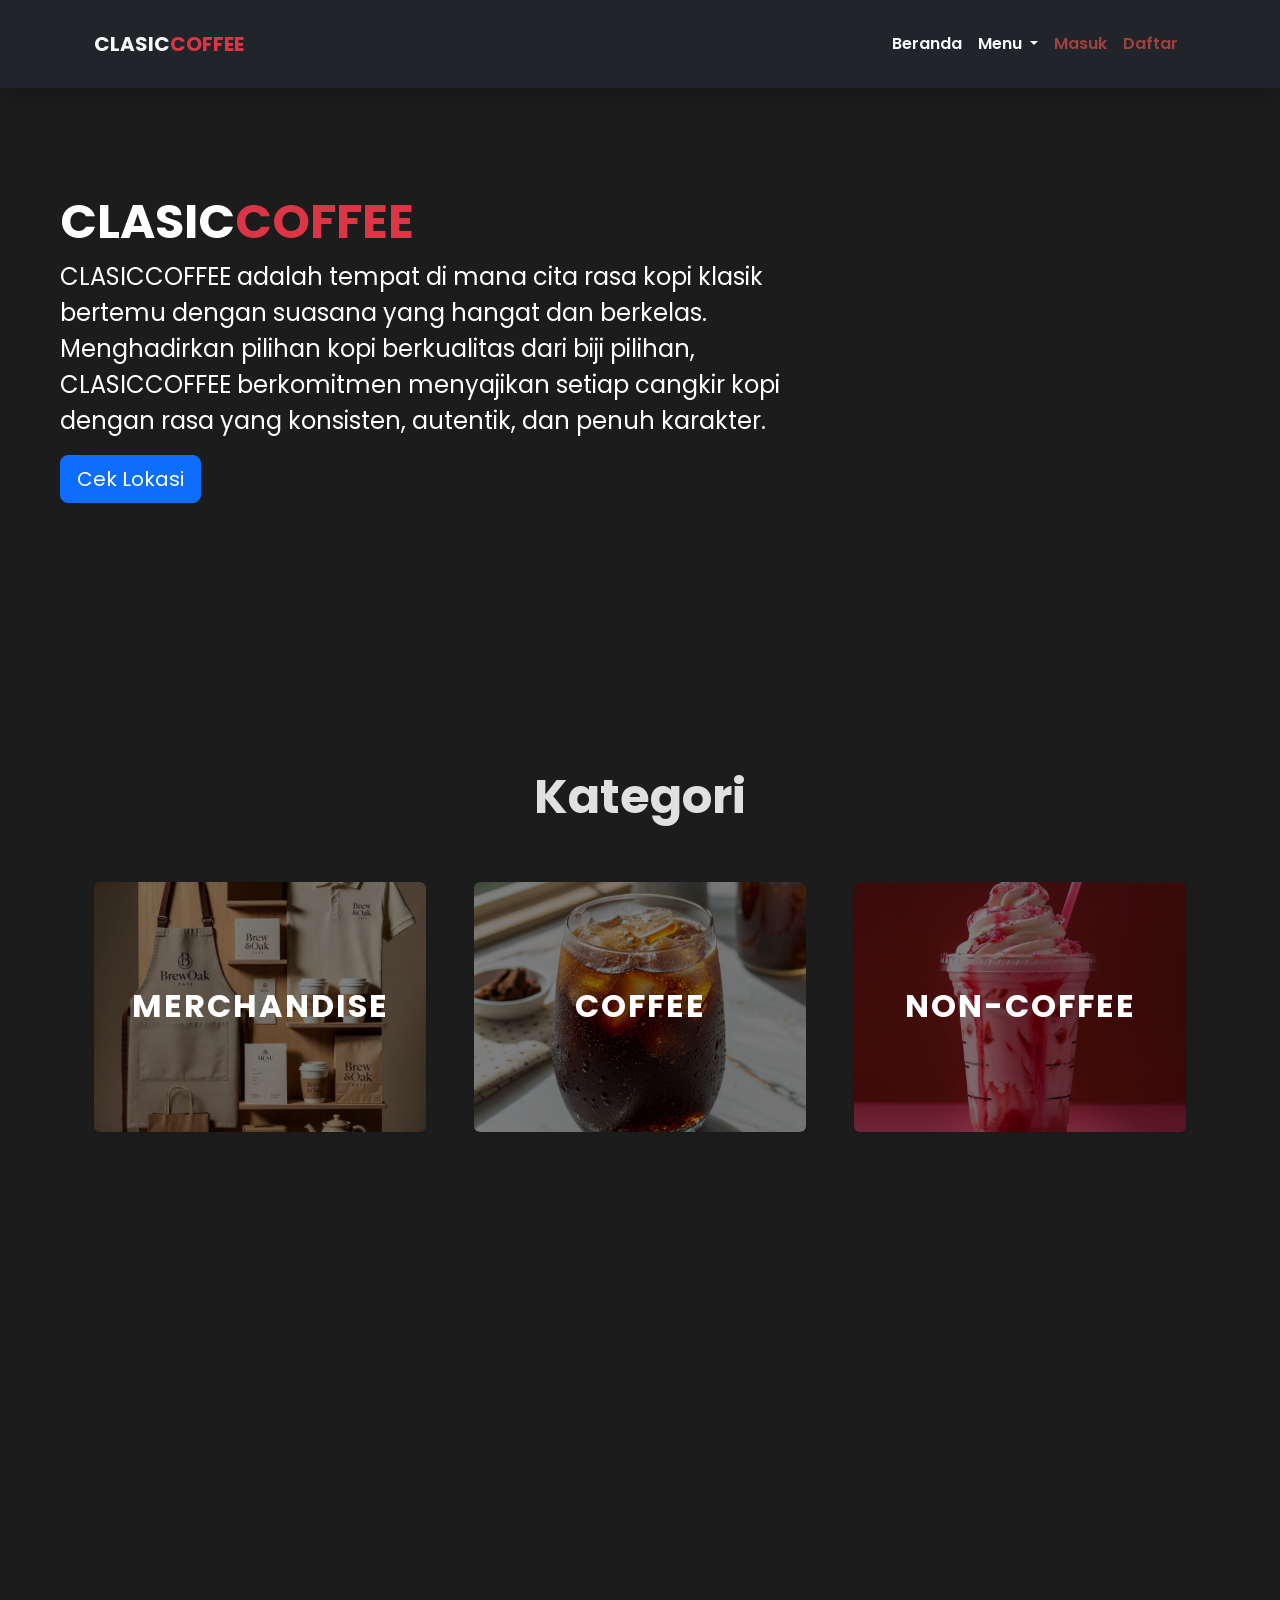
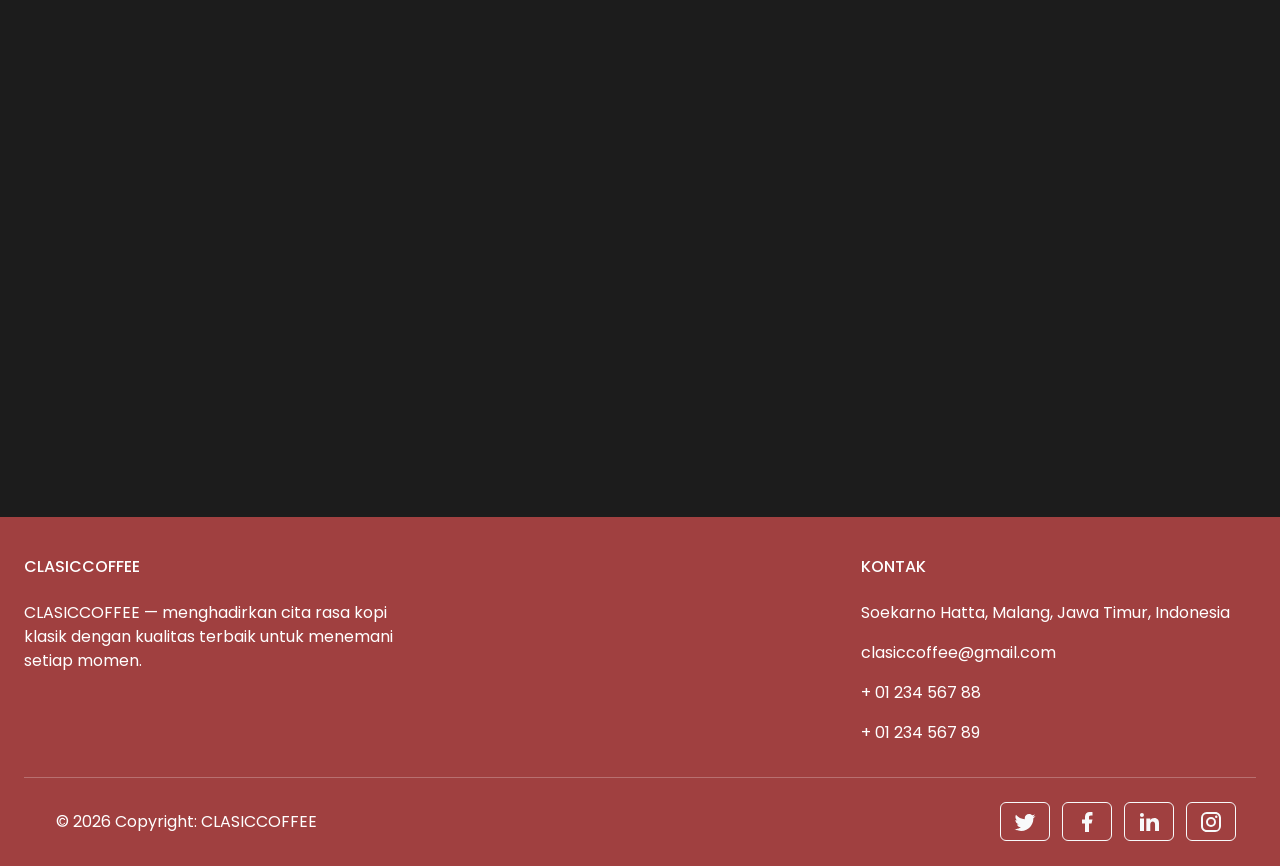
<file: index.html>
<!doctype html>
<html lang="en">
    <head>
        <meta charset="utf-8">
        <meta name="viewport" content="width=device-width, initial-scale=1">
        <title> CLASICCOFFEE</title>
        <link href="https://cdn.jsdelivr.net/npm/bootstrap@5.3.8/dist/css/bootstrap.min.css" rel="stylesheet" integrity="sha384-sRIl4kxILFvY47J16cr9ZwB07vP4J8+LH7qKQnuqkuIAvNWLzeN8tE5YBujZqJLB" crossorigin="anonymous">
        <link rel="stylesheet" href="https://cdn.jsdelivr.net/npm/bootstrap-icons@1.11.0/font/bootstrap-icons.css">
        <link rel="stylesheet" href="https://unpkg.com/aos@next/dist/aos.css" />
        <link rel="stylesheet" href="style.css">
    </head>
    <body>
        <section id="menu">
            <nav class="navbar navbar-expand-lg py-4 py-lg-0 shadow fixed-top bg-dark">
                <div class="container px-4">
                    <a class="navbar-brand fw-bold text-light" href="#">CLASIC<span class="text-danger">COFFEE</span></a>
                    <!-- <a class="navbar-brand fw-bold" href="#"><span class="text-white">SHOE</span><span class="text-warning">STORE</span></a> -->
                    <button class="navbar-toggler border-0" type="button" data-bs-toggle="offcanvas" data-bs-target="#top-navbar" aria-controls="top-navbar">
                        <svg xmlns="http://www.w3.org/2000/svg" width="24" height="24" viewBox="0 0 24 24"><path fill="none" stroke="currentColor" stroke-linecap="round" stroke-linejoin="round" stroke-width="2" d="M5 5l7 0l7 0M5 12h14M5 19l7 0l7 0"><animate fill="freeze" attributeName="d" dur="0.4s" values="M5 5l7 7l7 -7M12 12h0M5 19l7 -7l7 7;M5 5l7 0l7 0M5 12h14M5 19l7 0l7 0"/></path></svg>
                    </button>
                    <div class="offcanvas offcanvas-end" tabindex="-1" id="top-navbar" aria-labelledby="top-navbarLabel">
                        <!-- Navbar content -->
                        <button class="navbar-toggler border-0" type="button" data-bs-toggle="offcanvas" data-bs-target="#top-navbar" aria-controls="top-navbar">
                            <div class="d-flex justify-content-between p-3">
                                <a class="navbar-brand fw-bold" href="#">CLASIC<span class="text-danger">COFFEE</span></a>
                                <svg xmlns="http://www.w3.org/2000/svg" width="32" height="32" viewBox="0 0 32 32"><path fill="currentColor" d="M16 2C8.2 2 2 8.2 2 16s6.2 14 14 14s14-6.2 14-14S23.8 2 16 2m5.4 21L16 17.6L10.6 23L9 21.4l5.4-5.4L9 10.6L10.6 9l5.4 5.4L21.4 9l1.6 1.6l-5.4 5.4l5.4 5.4z"/></svg>
                            </div>
                        </button>
                        <ul class="navbar-nav ms-lg-auto p-4 p-lg-0">
                            <li class="nav-item px-3 px-lg-0 py-1 py-lg-4">
                                <a class="nav-link text-light" href="#">Beranda</a>
                            </li>
                            <li class="nav-item px-3 px-lg-0 py-1 py-lg-4 dropdown">
                                <a class="nav-link dropdown-toggle text-light" href="#" role="button" data-bs-toggle="dropdown" aria-expanded="false">
                                    Menu
                                </a>
                                <ul class="dropdown-menu">
                                    <li><a class="dropdown-item text-light" href="coffee.html">Coffee</a></li>
                                    <li><a class="dropdown-item text-light" href="non-coffee.html">Non-Coffee</a></li>
                                    <li><a class="dropdown-item text-light" href="merchandise.html">Merchandise</a></li>
                                </ul>
                            </li>
                            <li class="nav-item px-3 px-lg-0 py-1 py-lg-4">
                                <a class="nav-link" style="color: #A04040;" href="login.html">Masuk</a>
                            </li>
                            <li class="nav-item px-3 px-lg-0 py-1 py-lg-4">
                                <a class="nav-link" style="color: #A04040;" href="register.html">Daftar</a>
                            </li>
                        </ul>
                    </div>
                </div>
            </nav>
        </section>
        
        <div class="jumbotron-custom">
            <div class="p-5 mb-4 rounded-3">
                <div class="container-fluid py-5"> 
                    <h1 class="display-5 fw-bold">CLASIC<span class="text-danger">COFFEE</span></h1> 
                    <p class="col-md-8 fs-4">CLASICCOFFEE adalah tempat di mana cita rasa kopi klasik bertemu dengan suasana yang hangat dan berkelas. Menghadirkan pilihan kopi berkualitas dari biji pilihan, CLASICCOFFEE berkomitmen menyajikan setiap cangkir kopi dengan rasa yang konsisten, autentik, dan penuh karakter.</p> 
                    <a href="#lokasi"><button class="btn btn-primary btn-lg" type="button">Cek Lokasi</button></a>
                </div> 
            </div>
        </div>
       
        <div class="container">
            <br>
            <section id="produk" data-aos="fade-up">
                <br>
                <h3 class="display-5 fw-bold" style="text-align: center;">Kategori</h3>
                <br>
                <div class="row row-cols-1 row-cols-md-3 g-4">
                    <div class="col">
                    <div class="container mt-4">
                            <a href="merchandise.html" class="text-decoration-none text-white">
                                <div class="card bg-dark text-white border-0 shadow-sm custom-card">
                                <img src="img2/mer_3.jpg" class="card-img" alt="Sport Image">
                                <div class="card-img-overlay d-flex align-items-center justify-content-center">
                                    <h2 class="card-title fw-bold m-0 text-uppercase tracking-wider">Merchandise</h2>
                                </div>
                                </div>
                            </a>
                        </div>
                    </div>
                    <div class="col">
                        <div class="container mt-4">
                            <a href="coffee.html" class="text-decoration-none text-white">
                                <div class="card bg-dark text-white border-0 shadow-sm custom-card">
                                <img src="img2/coffee_4.jpg" class="card-img" alt="Casual Image">
                                <div class="card-img-overlay d-flex align-items-center justify-content-center">
                                    <h2 class="card-title fw-bold m-0 text-uppercase tracking-wider">Coffee</h2>
                                </div>
                                </div>
                            </a>
                        </div>
                    </div>
                    <div class="col">
                        <div class="container mt-4">
                            <a href="non-coffee.html" class="text-decoration-none text-white">
                                <div class="card bg-dark text-white border-0 shadow-sm custom-card">
                                <img src="img2/non-coffe_3.jpg" class="card-img" alt="Classic Image">
                                <div class="card-img-overlay d-flex align-items-center justify-content-center">
                                    <h2 class="card-title fw-bold m-0 text-uppercase tracking-wider">Non-Coffee</h2>
                                </div>
                                </div>
                            </a>
                        </div>
                    </div>
                </div>
            </section>
            <br><br>

            <section id="info" data-aos="fade-up"> 
                <h3 class="display-5 fw-bold" style="text-align: center;">Informasi</h3>
                <br>
                <div class="container"> 
                    <div class="row g-4 justify-content-center"> <div class="col-md-4 col-sm-6"> 
                            <div class="card h-100 border-0 shadow-sm text-center p-3">
                                <div class="card-body">
                                    <div class="mb-3 text-danger">
                                        <svg xmlns="http://www.w3.org/2000/svg" width="48" height="48" viewBox="0 0 24 24"><path fill="#A04040" d="M17 18c-1.11 0-2 .89-2 2a2 2 0 0 0 2 2a2 2 0 0 0 2-2a2 2 0 0 0-2-2M1 2v2h2l3.6 7.59l-1.36 2.45c-.15.28-.24.61-.24.96a2 2 0 0 0 2 2h12v-2H7.42a.25.25 0 0 1-.25-.25q0-.075.03-.12L8.1 13h7.45c.75 0 1.41-.42 1.75-1.03l3.58-6.47c.07-.16.12-.33.12-.5a1 1 0 0 0-1-1H5.21l-.94-2M7 18c-1.11 0-2 .89-2 2a2 2 0 0 0 2 2a2 2 0 0 0 2-2a2 2 0 0 0-2-2"/></svg>
                                    </div>
                                    <h3 class="fw-bold mb-1">1000+</h3>
                                    <p class="text-muted mb-0 text-uppercase small fw-semibold">Terjual</p>
                                </div>
                            </div>
                        </div>

                        <div class="col-md-4 col-sm-6"> 
                            <div class="card h-100 border-0 shadow-sm text-center p-3">
                                <div class="card-body">
                                    <div class="mb-3 text-danger">
                                        <svg xmlns="http://www.w3.org/2000/svg" width="48" height="48" viewBox="0 0 24 24"><path fill="#A04040" d="M17.9 17.39c-.26-.8-1.01-1.39-1.9-1.39h-1v-3a1 1 0 0 0-1-1H8v-2h2a1 1 0 0 0 1-1V7h2a2 2 0 0 0 2-2v-.41a7.984 7.984 0 0 1 2.9 12.8M11 19.93c-3.95-.49-7-3.85-7-7.93c0-.62.08-1.22.21-1.79L9 15v1a2 2 0 0 0 2 2m1-16A10 10 0 0 0 2 12a10 10 0 0 0 10 10a10 10 0 0 0 10-10A10 10 0 0 0 12 2"/></svg>
                                    </div>
                                    <h3 class="fw-bold mb-1">300+</h3>
                                    <p class="text-muted mb-0 text-uppercase small fw-semibold">Disukai Semua Orang</p>
                                </div>
                            </div>
                        </div>
                    </div>
                </div>
            </section>
            <br>

            <section id="lokasi" data-aos="fade-up">
                <div class="container py-5">
                    <h3 class="display-5 fw-bold text-center mb-4">Lokasi</h3>
                    <div class="row justify-content-center">
                        <div class="col-lg-8 col-md-10"> <div class="card shadow-sm border-0">
                                <div class="card-body p-2"> 
                                    <div class="ratio ratio-16x9">
                                        <iframe 
                                            src="https://www.google.com/maps/embed?pb=!1m18!1m12!1m3!1d5481.762929342827!2d112.6271784232294!3d-7.9422580372600455!2m3!1f0!2f0!3f0!3m2!1i1024!2i768!4f13.1!3m3!1m2!1s0x2dd629e80eb1c24f%3A0xc1217bb2209e35fd!2sAmstirdam%20Coffee%20%26%20Roastery!5e0!3m2!1sid!2sid!4v1769720619841!5m2!1sid!2sid" width="600" height="450" style="border:0;" allowfullscreen="" loading="lazy" referrerpolicy="no-referrer-when-downgrade">
                                        </iframe>
                                    </div>
                                </div>
                            </div>
                        </div>
                    </div>
                </div>
            </section>

        </div>
        <br>

        
        

        <br>

        <section id="footer">
            <!-- Footer -->
            <footer class="text-center text-lg-start text-white" style="background-color: #A04040">
                <!-- Grid container -->
                <div class="container-fluid p-4 pb-0">
                <!-- Section: Links -->
                <section class="">
                    <!--Grid row-->
                    <div class="row justify-content-between">
                    <!-- Grid column -->
                    <div class="col-md-5 col-lg-4 col-xl-4 mt-3">
                        <h6 class="text-uppercase mb-4 font-weight-bold">
                        CLASICCOFFEE
                        </h6>
                        <p>
                        CLASICCOFFEE — menghadirkan cita rasa kopi klasik dengan kualitas terbaik untuk menemani setiap momen.
                        </p>
                    </div>
                    <!-- Grid column -->

                    <hr class="w-100 clearfix d-md-none" />

                    <!-- Grid column -->
                    <div class="col-md-5 col-lg-4 col-xl-4 mt-3">
                        <h6 class="text-uppercase mb-4 font-weight-bold">Kontak</h6>
                        <p><i class="fas fa-home mr-3"></i>  Soekarno Hatta, Malang, Jawa Timur, Indonesia</p>
                        <p><i class="fas fa-envelope mr-3"></i> clasiccoffee@gmail.com</p>
                        <p><i class="fas fa-phone mr-3"></i> + 01 234 567 88</p>
                        <p><i class="fas fa-print mr-3"></i> + 01 234 567 89</p>
                    </div>
                    <!-- Grid column -->
                    </div>
                    <!--Grid row-->
                </section>
                <!-- Section: Links -->

                <hr class="my-3">

                <!-- Section: Copyright -->
                <section class="p-3 pt-0">
                    <div class="row d-flex align-items-center">
                    <!-- Grid column -->
                    <div class="col-md-7 col-lg-8 text-center text-md-start">
                        <!-- Copyright -->
                        <div class="p-3">
                        © 2026 Copyright: CLASICCOFFEE
                        </div>
                        <!-- Copyright -->
                    </div>
                    <!-- Grid column -->

                    <!-- Grid column -->
                    <div class="col-md-5 col-lg-4 ml-lg-0 text-center text-md-end">
                        <!-- Twitter -->
                        <a class="btn btn-outline-light btn-floating m-1" class="text-white" role="button"><svg xmlns="http://www.w3.org/2000/svg" width="24" height="24" viewBox="0 0 24 24"><path fill="currentColor" d="M22.46 6c-.77.35-1.6.58-2.46.69c.88-.53 1.56-1.37 1.88-2.38c-.83.5-1.75.85-2.72 1.05C18.37 4.5 17.26 4 16 4c-2.35 0-4.27 1.92-4.27 4.29c0 .34.04.67.11.98C8.28 9.09 5.11 7.38 3 4.79c-.37.63-.58 1.37-.58 2.15c0 1.49.75 2.81 1.91 3.56c-.71 0-1.37-.2-1.95-.5v.03c0 2.08 1.48 3.82 3.44 4.21a4.2 4.2 0 0 1-1.93.07a4.28 4.28 0 0 0 4 2.98a8.52 8.52 0 0 1-5.33 1.84q-.51 0-1.02-.06C3.44 20.29 5.7 21 8.12 21C16 21 20.33 14.46 20.33 8.79c0-.19 0-.37-.01-.56c.84-.6 1.56-1.36 2.14-2.23"/></a>

                        <!-- Facebook -->
                        <a class="btn btn-outline-light btn-floating m-1" class="text-white" role="button"><svg xmlns="http://www.w3.org/2000/svg" width="24" height="24" viewBox="0 0 24 24"><path fill="currentColor" d="M14 13.5h2.5l1-4H14v-2c0-1.03 0-2 2-2h1.5V2.14c-.326-.043-1.557-.14-2.857-.14C11.928 2 10 3.657 10 6.7v2.8H7v4h3V22h4z"/></a>

                        <!-- LinkedIn -->
                        <a class="btn btn-outline-light btn-floating m-1" class="text-white" role="button"><svg xmlns="http://www.w3.org/2000/svg" width="24" height="24" viewBox="0 0 24 24"><path fill="currentColor" d="M6.94 5a2 2 0 1 1-4-.002a2 2 0 0 1 4 .002M7 8.48H3V21h4zm6.32 0H9.34V21h3.94v-6.57c0-3.66 4.77-4 4.77 0V21H22v-7.93c0-6.17-7.06-5.94-8.72-2.91z"/></svg></a>

                        <!-- Instagram -->
                        <a class="btn btn-outline-light btn-floating m-1" class="text-white" role="button"><svg xmlns="http://www.w3.org/2000/svg" width="24" height="24" viewBox="0 0 24 24"><path fill="currentColor" d="M7.8 2h8.4C19.4 2 22 4.6 22 7.8v8.4a5.8 5.8 0 0 1-5.8 5.8H7.8C4.6 22 2 19.4 2 16.2V7.8A5.8 5.8 0 0 1 7.8 2m-.2 2A3.6 3.6 0 0 0 4 7.6v8.8C4 18.39 5.61 20 7.6 20h8.8a3.6 3.6 0 0 0 3.6-3.6V7.6C20 5.61 18.39 4 16.4 4zm9.65 1.5a1.25 1.25 0 0 1 1.25 1.25A1.25 1.25 0 0 1 17.25 8A1.25 1.25 0 0 1 16 6.75a1.25 1.25 0 0 1 1.25-1.25M12 7a5 5 0 0 1 5 5a5 5 0 0 1-5 5a5 5 0 0 1-5-5a5 5 0 0 1 5-5m0 2a3 3 0 0 0-3 3a3 3 0 0 0 3 3a3 3 0 0 0 3-3a3 3 0 0 0-3-3"/></svg></a>

                    </div>
                    <!-- Grid column -->
                    </div>
                </section>
                <!-- Section: Copyright -->
                </div>
                <!-- Grid container -->
            </footer>
            <!-- Footer -->
        </section>
        <script src="https://cdn.jsdelivr.net/npm/bootstrap@5.3.8/dist/js/bootstrap.bundle.min.js" integrity="sha384-FKyoEForCGlyvwx9Hj09JcYn3nv7wiPVlz7YYwJrWVcXK/BmnVDxM+D2scQbITxI" crossorigin="anonymous"></script>
        <script src="https://unpkg.com/aos@next/dist/aos.js"></script>
        <script>
            AOS.init();
        </script>
    </body>
</html>
</file>
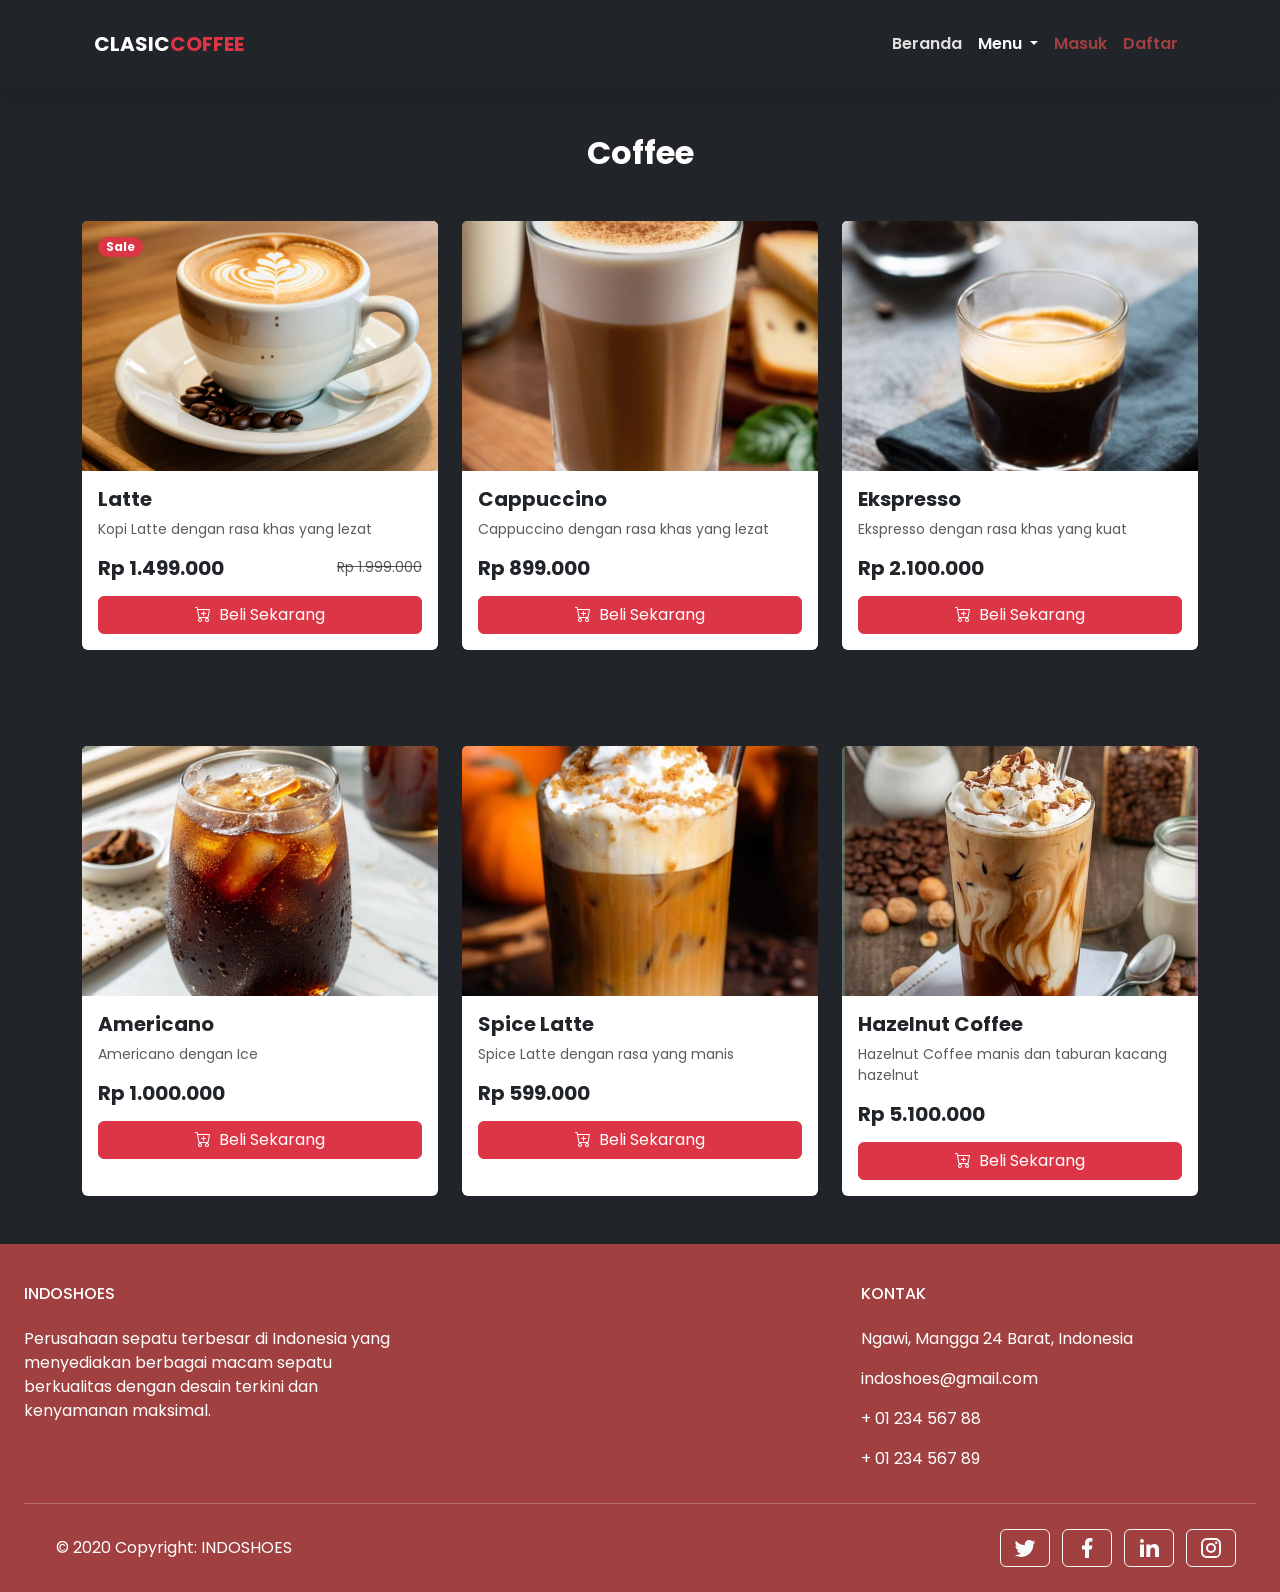
<file: coffee.html>
<!DOCTYPE html>
<html lang="id">
<head>
    <meta charset="UTF-8">
    <meta name="viewport" content="width=device-width, initial-scale=1.0">
    <title>Coffee | CLASICCOFFEE</title>
    <link href="https://cdn.jsdelivr.net/npm/bootstrap@5.3.8/dist/css/bootstrap.min.css" rel="stylesheet" integrity="sha384-sRIl4kxILFvY47J16cr9ZwB07vP4J8+LH7qKQnuqkuIAvNWLzeN8tE5YBujZqJLB" crossorigin="anonymous">
    <link rel="stylesheet" href="https://cdn.jsdelivr.net/npm/bootstrap-icons@1.11.0/font/bootstrap-icons.css">
    <link rel="stylesheet" href="https://unpkg.com/aos@next/dist/aos.css" />
    <link rel="stylesheet" href="style.css">
</head>
<body class="bg-dark">
    <h2 class="text-center mb-5 fw-bold text-white">Sepatu Casual</h2>

    <section id="menu">
        <nav class="navbar navbar-expand-lg py-4 py-lg-0 shadow fixed-top bg-dark">
            <div class="container px-4">
                <a class="navbar-brand fw-bold text-white" href="#">CLASIC<span class="text-danger">COFFEE</span></a>
                <!-- <a class="navbar-brand fw-bold" href="#"><span class="text-white">SHOE</span><span class="text-warning">STORE</span></a> -->
                <button class="navbar-toggler border-0" type="button" data-bs-toggle="offcanvas" data-bs-target="#top-navbar" aria-controls="top-navbar">
                    <svg xmlns="http://www.w3.org/2000/svg" width="24" height="24" viewBox="0 0 24 24"><path fill="none" stroke="currentColor" stroke-linecap="round" stroke-linejoin="round" stroke-width="2" d="M5 5l7 0l7 0M5 12h14M5 19l7 0l7 0"><animate fill="freeze" attributeName="d" dur="0.4s" values="M5 5l7 7l7 -7M12 12h0M5 19l7 -7l7 7;M5 5l7 0l7 0M5 12h14M5 19l7 0l7 0"/></path></svg>
                </button>
                <div class="offcanvas offcanvas-end" tabindex="-1" id="top-navbar" aria-labelledby="top-navbarLabel">
                    <!-- Navbar content -->
                    <button class="navbar-toggler border-0" type="button" data-bs-toggle="offcanvas" data-bs-target="#top-navbar" aria-controls="top-navbar">
                        <div class="d-flex justify-content-between p-3">
                            <a class="navbar-brand fw-bold" href="#">CLASIC<span class="text-danger">COFFEE</span></a>
                            <svg xmlns="http://www.w3.org/2000/svg" width="32" height="32" viewBox="0 0 32 32"><path fill="currentColor" d="M16 2C8.2 2 2 8.2 2 16s6.2 14 14 14s14-6.2 14-14S23.8 2 16 2m5.4 21L16 17.6L10.6 23L9 21.4l5.4-5.4L9 10.6L10.6 9l5.4 5.4L21.4 9l1.6 1.6l-5.4 5.4l5.4 5.4z"/></svg>
                        </div>
                    </button>
                    <ul class="navbar-nav ms-lg-auto p-4 p-lg-0">
                        <li class="nav-item px-3 px-lg-0 py-1 py-lg-4">
                            <a class="nav-link" href="index.html">Beranda</a>
                        </li>
                        <li class="nav-item px-3 px-lg-0 py-1 py-lg-4 dropdown">
                            <a class="nav-link dropdown-toggle text-light" href="#" role="button" data-bs-toggle="dropdown" aria-expanded="false">
                                Menu
                            </a>
                            <ul class="dropdown-menu">
                                <li><a class="dropdown-item text-light" href="coffee.html">Coffee</a></li>
                                <li><a class="dropdown-item text-light" href="non-coffee.html">Non-Coffee</a></li>
                                <li><a class="dropdown-item text-light" href="merchandise.html">Merchandise</a></li>
                            </ul>
                        </li>
                        <li class="nav-item px-3 px-lg-0 py-1 py-lg-4">
                            <a class="nav-link" style="color: #A04040;" href="login.html">Masuk</a>
                            <!-- <button type="button" class="btn btn-danger">Masuk</button> -->
                        </li>
                        <li class="nav-item px-3 px-lg-0 py-1 py-lg-4">
                            <a class="nav-link" style="color: #A04040;" href="register.html">Daftar</a>
                            <!-- <button type="button" class="btn btn-danger">Masuk</button> -->
                        </li>
                    </ul>
                </div>
            </div>
        </nav>
    </section>

    <section id="1" data-aos="fade-up">
        <div class="container py-5">
            <h2 class="text-center mb-5 fw-bold text-white">Coffee</h2>
            
            <div class="row row-cols-1 row-cols-md-2 row-cols-lg-3 g-4">
                
                <div class="col">
                    <div class="card h-100 product-card">
                        <span class="position-absolute top-0 start-0 m-3 badge rounded-pill bg-danger">Sale</span>
                        <img src="img2/coffee_1.jpg" class="card-img-top" alt="Sepatu Merah">
                        <div class="card-body">
                            <h5 class="card-title fw-bold">Latte</h5>
                            <p class="text-muted small">Kopi Latte dengan rasa khas yang lezat</p>
                            <div class="d-flex justify-content-between align-items-center">
                                <span class="h5 mb-0 text-dark fw-bold">Rp 1.499.000</span>
                                <del class="text-muted small">Rp 1.999.000</del>
                            </div>
                            <div class="mt-3">
                                <a href="pesan.html"><button class="btn btn-danger w-100"><i class="bi bi-cart-plus me-2"></i>Beli Sekarang</button></a>
                            </div>
                        </div>
                    </div>
                </div>

                <div class="col">
                    <div class="card h-100 product-card">
                        <img src="img2/coffee_2.jpg" class="card-img-top" alt="Sepatu Vans">
                        <div class="card-body">
                            <h5 class="card-title fw-bold">Cappuccino</h5>
                            <p class="text-muted small">Cappuccino dengan rasa khas yang lezat</p>
                            <div class="d-flex justify-content-between align-items-center">
                                <span class="h5 mb-0 text-dark fw-bold">Rp 899.000</span>
                            </div>
                            <div class="mt-3">
                                <a href="pesan.html"><button class="btn btn-danger w-100"><i class="bi bi-cart-plus me-2"></i>Beli Sekarang</button></a>
                            </div>
                        </div>
                    </div>
                </div>

                <div class="col">
                    <div class="card h-100 product-card">
                        <img src="img2/coffee_3.jpg" class="card-img-top" alt="Sepatu Hijau">
                        <div class="card-body">
                            <h5 class="card-title fw-bold">Ekspresso</h5>
                            <p class="text-muted small">Ekspresso dengan rasa khas yang kuat</p>
                            <div class="d-flex justify-content-between align-items-center">
                                <span class="h5 mb-0 text-dark fw-bold">Rp 2.100.000</span>
                            </div>
                            <div class="mt-3">
                                <a href="pesan.html"><button class="btn btn-danger w-100"><i class="bi bi-cart-plus me-2"></i>Beli Sekarang</button></a>
                            </div>
                        </div>
                    </div>
                </div>
            </div>
        </div>
    </section>

    <section id="2" data-aos="fade-up">
        <div class="container py-5">
            <div class="row row-cols-1 row-cols-md-2 row-cols-lg-3 g-4">
                
                <div class="col">
                    <div class="card h-100 product-card">
                        <img src="img2/coffee_4.jpg" class="card-img-top" alt="Sepatu Merah">
                        <div class="card-body">
                            <h5 class="card-title fw-bold">Americano</h5>
                            <p class="text-muted small">Americano dengan Ice</p>
                            <div class="d-flex justify-content-between align-items-center">
                                <span class="h5 mb-0 text-dark fw-bold">Rp 1.000.000</span>
                            </div>
                            <div class="mt-3">
                                <a href="pesan.html"><button class="btn btn-danger w-100"><i class="bi bi-cart-plus me-2"></i>Beli Sekarang</button></a>
                            </div>
                        </div>
                    </div>
                </div>

                <div class="col">
                    <div class="card h-100 product-card">
                        <img src="img2/coffee_5.jpg" class="card-img-top" alt="Sepatu Vans">
                        <div class="card-body">
                            <h5 class="card-title fw-bold">Spice Latte</h5>
                            <p class="text-muted small">Spice Latte dengan rasa yang manis</p>
                            <div class="d-flex justify-content-between align-items-center">
                                <span class="h5 mb-0 text-dark fw-bold">Rp 599.000</span>
                            </div>
                            <div class="mt-3">
                                <a href="pesan.html"><button class="btn btn-danger w-100"><i class="bi bi-cart-plus me-2"></i>Beli Sekarang</button></a>
                            </div>
                        </div>
                    </div>
                </div>

                <div class="col">
                    <div class="card h-100 product-card">
                        <img src="img2/coffee_6.jpg" class="card-img-top" alt="Sepatu Hijau">
                        <div class="card-body">
                            <h5 class="card-title fw-bold">Hazelnut Coffee</h5>
                            <p class="text-muted small">Hazelnut Coffee  manis dan taburan kacang hazelnut</p>
                            <div class="d-flex justify-content-between align-items-center">
                                <span class="h5 mb-0 text-dark fw-bold">Rp 5.100.000</span>
                            </div>
                            <div class="mt-3">
                                <a href="pesan.html"><button class="btn btn-danger w-100"><i class="bi bi-cart-plus me-2"></i>Beli Sekarang</button></a>
                            </div>
                        </div>
                    </div>
                </div>
            </div>
        </div>
    </section>

    <section id="footer">
        <!-- Footer -->
        <footer class="text-center text-lg-start text-white" style="background-color: #A04040">
            <!-- Grid container -->
            <div class="container-fluid p-4 pb-0">
            <!-- Section: Links -->
            <section class="">
                <!--Grid row-->
                <div class="row justify-content-between">
                <!-- Grid column -->
                <div class="col-md-5 col-lg-4 col-xl-4 mt-3">
                    <h6 class="text-uppercase mb-4 font-weight-bold">
                    INDOSHOES
                    </h6>
                    <p>
                    Perusahaan sepatu terbesar di Indonesia yang menyediakan berbagai macam sepatu berkualitas dengan desain terkini dan kenyamanan maksimal.
                    </p>
                </div>
                <!-- Grid column -->

                <hr class="w-100 clearfix d-md-none" />

                <!-- Grid column -->
                <div class="col-md-5 col-lg-4 col-xl-4 mt-3">
                    <h6 class="text-uppercase mb-4 font-weight-bold">Kontak</h6>
                    <p><i class="fas fa-home mr-3"></i> Ngawi, Mangga 24 Barat, Indonesia</p>
                    <p><i class="fas fa-envelope mr-3"></i> indoshoes@gmail.com</p>
                    <p><i class="fas fa-phone mr-3"></i> + 01 234 567 88</p>
                    <p><i class="fas fa-print mr-3"></i> + 01 234 567 89</p>
                </div>
                <!-- Grid column -->
                </div>
                <!--Grid row-->
            </section>
            <!-- Section: Links -->

            <hr class="my-3">

            <!-- Section: Copyright -->
            <section class="p-3 pt-0">
                <div class="row d-flex align-items-center">
                <!-- Grid column -->
                <div class="col-md-7 col-lg-8 text-center text-md-start">
                    <!-- Copyright -->
                    <div class="p-3">
                    © 2020 Copyright: INDOSHOES
                    </div>
                    <!-- Copyright -->
                </div>
                <!-- Grid column -->

                <!-- Grid column -->
                <div class="col-md-5 col-lg-4 ml-lg-0 text-center text-md-end">
                    <!-- Twitter -->
                    <a class="btn btn-outline-light btn-floating m-1" class="text-white" role="button"><svg xmlns="http://www.w3.org/2000/svg" width="24" height="24" viewBox="0 0 24 24"><path fill="currentColor" d="M22.46 6c-.77.35-1.6.58-2.46.69c.88-.53 1.56-1.37 1.88-2.38c-.83.5-1.75.85-2.72 1.05C18.37 4.5 17.26 4 16 4c-2.35 0-4.27 1.92-4.27 4.29c0 .34.04.67.11.98C8.28 9.09 5.11 7.38 3 4.79c-.37.63-.58 1.37-.58 2.15c0 1.49.75 2.81 1.91 3.56c-.71 0-1.37-.2-1.95-.5v.03c0 2.08 1.48 3.82 3.44 4.21a4.2 4.2 0 0 1-1.93.07a4.28 4.28 0 0 0 4 2.98a8.52 8.52 0 0 1-5.33 1.84q-.51 0-1.02-.06C3.44 20.29 5.7 21 8.12 21C16 21 20.33 14.46 20.33 8.79c0-.19 0-.37-.01-.56c.84-.6 1.56-1.36 2.14-2.23"/></a>

                    <!-- Facebook -->
                    <a class="btn btn-outline-light btn-floating m-1" class="text-white" role="button"><svg xmlns="http://www.w3.org/2000/svg" width="24" height="24" viewBox="0 0 24 24"><path fill="currentColor" d="M14 13.5h2.5l1-4H14v-2c0-1.03 0-2 2-2h1.5V2.14c-.326-.043-1.557-.14-2.857-.14C11.928 2 10 3.657 10 6.7v2.8H7v4h3V22h4z"/></svg></a>

                    <!-- LinkedIn -->
                    <a class="btn btn-outline-light btn-floating m-1" class="text-white" role="button"><svg xmlns="http://www.w3.org/2000/svg" width="24" height="24" viewBox="0 0 24 24"><path fill="currentColor" d="M6.94 5a2 2 0 1 1-4-.002a2 2 0 0 1 4 .002M7 8.48H3V21h4zm6.32 0H9.34V21h3.94v-6.57c0-3.66 4.77-4 4.77 0V21H22v-7.93c0-6.17-7.06-5.94-8.72-2.91z"/></svg></a>

                    <!-- Instagram -->
                    <a class="btn btn-outline-light btn-floating m-1" class="text-white" role="button"><svg xmlns="http://www.w3.org/2000/svg" width="24" height="24" viewBox="0 0 24 24"><path fill="currentColor" d="M7.8 2h8.4C19.4 2 22 4.6 22 7.8v8.4a5.8 5.8 0 0 1-5.8 5.8H7.8C4.6 22 2 19.4 2 16.2V7.8A5.8 5.8 0 0 1 7.8 2m-.2 2A3.6 3.6 0 0 0 4 7.6v8.8C4 18.39 5.61 20 7.6 20h8.8a3.6 3.6 0 0 0 3.6-3.6V7.6C20 5.61 18.39 4 16.4 4zm9.65 1.5a1.25 1.25 0 0 1 1.25 1.25A1.25 1.25 0 0 1 17.25 8A1.25 1.25 0 0 1 16 6.75a1.25 1.25 0 0 1 1.25-1.25M12 7a5 5 0 0 1 5 5a5 5 0 0 1-5 5a5 5 0 0 1-5-5a5 5 0 0 1 5-5m0 2a3 3 0 0 0-3 3a3 3 0 0 0 3 3a3 3 0 0 0 3-3a3 3 0 0 0-3-3"/></svg></a>

                </div>
                <!-- Grid column -->
                </div>
            </section>
            <!-- Section: Copyright -->
            </div>
            <!-- Grid container -->
        </footer>
        <!-- Footer -->
    </section>
    <script src="https://cdn.jsdelivr.net/npm/bootstrap@5.3.8/dist/js/bootstrap.bundle.min.js" integrity="sha384-FKyoEForCGlyvwx9Hj09JcYn3nv7wiPVlz7YYwJrWVcXK/BmnVDxM+D2scQbITxI" crossorigin="anonymous"></script>
    <script src="https://unpkg.com/aos@next/dist/aos.js"></script>
    <script>
        AOS.init();
    </script>
</body>
</html>
</file>
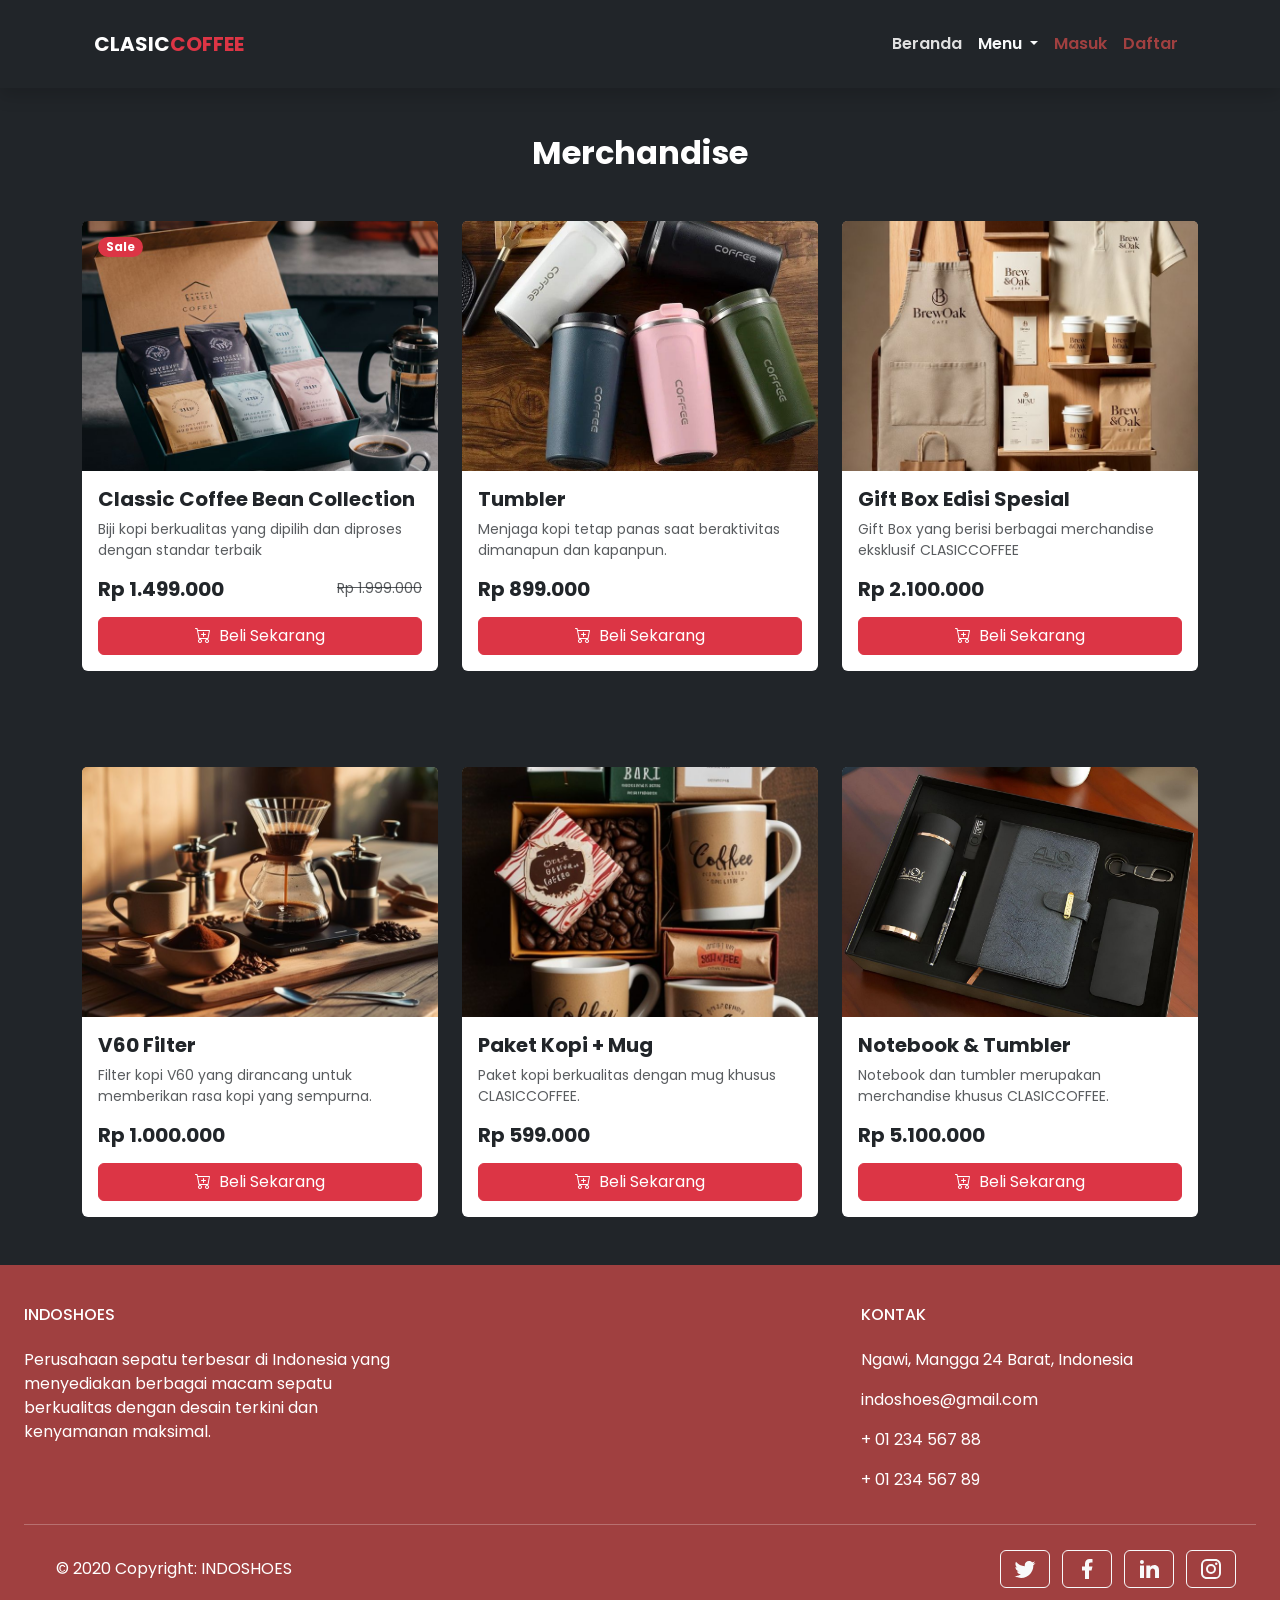
<file: merchandise.html>
<!DOCTYPE html>
<html lang="id">
<head>
    <meta charset="UTF-8">
    <meta name="viewport" content="width=device-width, initial-scale=1.0">
    <title>Merchandise | CLASICCOFFEE</title>
    <link href="https://cdn.jsdelivr.net/npm/bootstrap@5.3.8/dist/css/bootstrap.min.css" rel="stylesheet" integrity="sha384-sRIl4kxILFvY47J16cr9ZwB07vP4J8+LH7qKQnuqkuIAvNWLzeN8tE5YBujZqJLB" crossorigin="anonymous">
    <link rel="stylesheet" href="https://cdn.jsdelivr.net/npm/bootstrap-icons@1.11.0/font/bootstrap-icons.css">
    <link rel="stylesheet" href="https://unpkg.com/aos@next/dist/aos.css" />
    <link rel="stylesheet" href="style.css">
</head>
<body class="bg-dark">
    <h2 class="text-center mb-5 fw-bold text-white">Merchandise</h2>

    <section id="menu">
        <nav class="navbar navbar-expand-lg py-4 py-lg-0 shadow fixed-top bg-dark">
            <div class="container px-4">
                <a class="navbar-brand fw-bold text-white" href="#">CLASIC<span class="text-danger">COFFEE</span></a>
                <!-- <a class="navbar-brand fw-bold" href="#"><span class="text-white">SHOE</span><span class="text-warning">STORE</span></a> -->
                <button class="navbar-toggler border-0" type="button" data-bs-toggle="offcanvas" data-bs-target="#top-navbar" aria-controls="top-navbar">
                    <svg xmlns="http://www.w3.org/2000/svg" width="24" height="24" viewBox="0 0 24 24"><path fill="none" stroke="currentColor" stroke-linecap="round" stroke-linejoin="round" stroke-width="2" d="M5 5l7 0l7 0M5 12h14M5 19l7 0l7 0"><animate fill="freeze" attributeName="d" dur="0.4s" values="M5 5l7 7l7 -7M12 12h0M5 19l7 -7l7 7;M5 5l7 0l7 0M5 12h14M5 19l7 0l7 0"/></path></svg>
                </button>
                <div class="offcanvas offcanvas-end" tabindex="-1" id="top-navbar" aria-labelledby="top-navbarLabel">
                    <!-- Navbar content -->
                    <button class="navbar-toggler border-0" type="button" data-bs-toggle="offcanvas" data-bs-target="#top-navbar" aria-controls="top-navbar">
                        <div class="d-flex justify-content-between p-3">
                            <a class="navbar-brand fw-bold" href="#">CLASIC<span class="text-danger">COFFEE</span></a>
                            <svg xmlns="http://www.w3.org/2000/svg" width="32" height="32" viewBox="0 0 32 32"><path fill="currentColor" d="M16 2C8.2 2 2 8.2 2 16s6.2 14 14 14s14-6.2 14-14S23.8 2 16 2m5.4 21L16 17.6L10.6 23L9 21.4l5.4-5.4L9 10.6L10.6 9l5.4 5.4L21.4 9l1.6 1.6l-5.4 5.4l5.4 5.4z"/></svg>
                        </div>
                    </button>
                    <ul class="navbar-nav ms-lg-auto p-4 p-lg-0">
                        <li class="nav-item px-3 px-lg-0 py-1 py-lg-4">
                            <a class="nav-link" href="index.html">Beranda</a>
                        </li>
                        <li class="nav-item px-3 px-lg-0 py-1 py-lg-4 dropdown">
                            <a class="nav-link dropdown-toggle text-light" href="#" role="button" data-bs-toggle="dropdown" aria-expanded="false">
                                Menu
                            </a>
                            <ul class="dropdown-menu">
                                <li><a class="dropdown-item text-light" href="coffee.html">Coffee</a></li>
                                <li><a class="dropdown-item text-light" href="non-coffee.html">Non-Coffee</a></li>
                                <li><a class="dropdown-item text-light" href="merchandise.html">Merchandise</a></li>
                            </ul>
                        </li>
                        <li class="nav-item px-3 px-lg-0 py-1 py-lg-4">
                            <a class="nav-link" style="color: #A04040;" href="login.html">Masuk</a>
                            <!-- <button type="button" class="btn btn-danger">Masuk</button> -->
                        </li>
                        <li class="nav-item px-3 px-lg-0 py-1 py-lg-4">
                            <a class="nav-link" style="color: #A04040;" href="register.html">Daftar</a>
                            <!-- <button type="button" class="btn btn-danger">Masuk</button> -->
                        </li>
                    </ul>
                </div>
            </div>
        </nav>
    </section>

    <section id="1" data-aos="fade-up">
        <div class="container py-5">
            <h2 class="text-center mb-5 fw-bold text-white">Merchandise</h2>
            
            <div class="row row-cols-1 row-cols-md-2 row-cols-lg-3 g-4">
                
                <div class="col">
                    <div class="card h-100 product-card">
                        <span class="position-absolute top-0 start-0 m-3 badge rounded-pill bg-danger">Sale</span>
                        <img src="img2/mer_1.jpg" class="card-img-top" alt="Merchandise 1">
                        <div class="card-body">
                            <h5 class="card-title fw-bold">Classic Coffee Bean Collection</h5>
                            <p class="text-muted small">Biji kopi berkualitas yang dipilih dan diproses dengan standar terbaik</p>
                            <div class="d-flex justify-content-between align-items-center">
                                <span class="h5 mb-0 text-dark fw-bold">Rp 1.499.000</span>
                                <del class="text-muted small">Rp 1.999.000</del>
                            </div>
                            <div class="mt-3">
                                <a href="pesan.html"><button class="btn btn-danger w-100"><i class="bi bi-cart-plus me-2"></i>Beli Sekarang</button></a>
                            </div>
                        </div>
                    </div>
                </div>

                <div class="col">
                    <div class="card h-100 product-card">
                        <img src="img2/mer_2.jpg" class="card-img-top" alt="Merchandise 2">
                        <div class="card-body">
                            <h5 class="card-title fw-bold">Tumbler</h5>
                            <p class="text-muted small">Menjaga kopi tetap panas saat beraktivitas dimanapun dan kapanpun.</p>
                            <div class="d-flex justify-content-between align-items-center">
                                <span class="h5 mb-0 text-dark fw-bold">Rp 899.000</span>
                            </div>
                            <div class="mt-3">
                                <a href="pesan.html"><button class="btn btn-danger w-100"><i class="bi bi-cart-plus me-2"></i>Beli Sekarang</button></a>
                            </div>
                        </div>
                    </div>
                </div>

                <div class="col">
                    <div class="card h-100 product-card">
                        <img src="img2/mer_3.jpg" class="card-img-top" alt="Merchandise 3">
                        <div class="card-body">
                            <h5 class="card-title fw-bold">Gift Box Edisi Spesial</h5>
                            <p class="text-muted small">Gift Box yang berisi berbagai merchandise eksklusif CLASICCOFFEE</p>
                            <div class="d-flex justify-content-between align-items-center">
                                <span class="h5 mb-0 text-dark fw-bold">Rp 2.100.000</span>
                            </div>
                            <div class="mt-3">
                                <a href="pesan.html"><button class="btn btn-danger w-100"><i class="bi bi-cart-plus me-2"></i>Beli Sekarang</button></a>
                            </div>
                        </div>
                    </div>
                </div>
            </div>
        </div>
    </section>

    <section id="2" data-aos="fade-up">
        <div class="container py-5">
            <div class="row row-cols-1 row-cols-md-2 row-cols-lg-3 g-4">
                
                <div class="col">
                    <div class="card h-100 product-card">
                        <img src="img2/mer_4.jpg" class="card-img-top" alt="Merchandise 4">
                        <div class="card-body">
                            <h5 class="card-title fw-bold">V60 Filter</h5>
                            <p class="text-muted small">Filter kopi V60 yang dirancang untuk memberikan rasa kopi yang sempurna.</p>
                            <div class="d-flex justify-content-between align-items-center">
                                <span class="h5 mb-0 text-dark fw-bold">Rp 1.000.000</span>
                            </div>
                            <div class="mt-3">
                                <a href="pesan.html"><button class="btn btn-danger w-100"><i class="bi bi-cart-plus me-2"></i>Beli Sekarang</button></a>
                            </div>
                        </div>
                    </div>
                </div>

                <div class="col">
                    <div class="card h-100 product-card">
                        <img src="img2/mer_5.jpg" class="card-img-top" alt="Merchandise 5">
                        <div class="card-body">
                            <h5 class="card-title fw-bold">Paket Kopi + Mug</h5>
                            <p class="text-muted small">Paket kopi berkualitas dengan mug khusus CLASICCOFFEE.</p>
                            <div class="d-flex justify-content-between align-items-center">
                                <span class="h5 mb-0 text-dark fw-bold">Rp 599.000</span>
                            </div>
                            <div class="mt-3">
                                <a href="pesan.html"><button class="btn btn-danger w-100"><i class="bi bi-cart-plus me-2"></i>Beli Sekarang</button></a>
                            </div>
                        </div>
                    </div>
                </div>

                <div class="col">
                    <div class="card h-100 product-card">
                        <img src="img2/mer_6.jpg" class="card-img-top" alt="Merchandise 6">
                        <div class="card-body">
                            <h5 class="card-title fw-bold">Notebook & Tumbler</h5>
                            <p class="text-muted small">Notebook dan tumbler merupakan merchandise khusus CLASICCOFFEE.</p>
                            <div class="d-flex justify-content-between align-items-center">
                                <span class="h5 mb-0 text-dark fw-bold">Rp 5.100.000</span>
                            </div>
                            <div class="mt-3">
                                <a href="pesan.html"><button class="btn btn-danger w-100"><i class="bi bi-cart-plus me-2"></i>Beli Sekarang</button></a>
                            </div>
                        </div>
                    </div>
                </div>
            </div>
        </div>
    </section>

    <section id="footer">
        <!-- Footer -->
        <footer class="text-center text-lg-start text-white" style="background-color: #A04040">
            <!-- Grid container -->
            <div class="container-fluid p-4 pb-0">
            <!-- Section: Links -->
            <section class="">
                <!--Grid row-->
                <div class="row justify-content-between">
                <!-- Grid column -->
                <div class="col-md-5 col-lg-4 col-xl-4 mt-3">
                    <h6 class="text-uppercase mb-4 font-weight-bold">
                    INDOSHOES
                    </h6>
                    <p>
                    Perusahaan sepatu terbesar di Indonesia yang menyediakan berbagai macam sepatu berkualitas dengan desain terkini dan kenyamanan maksimal.
                    </p>
                </div>
                <!-- Grid column -->

                <hr class="w-100 clearfix d-md-none" />

                <!-- Grid column -->
                <div class="col-md-5 col-lg-4 col-xl-4 mt-3">
                    <h6 class="text-uppercase mb-4 font-weight-bold">Kontak</h6>
                    <p><i class="fas fa-home mr-3"></i> Ngawi, Mangga 24 Barat, Indonesia</p>
                    <p><i class="fas fa-envelope mr-3"></i> indoshoes@gmail.com</p>
                    <p><i class="fas fa-phone mr-3"></i> + 01 234 567 88</p>
                    <p><i class="fas fa-print mr-3"></i> + 01 234 567 89</p>
                </div>
                <!-- Grid column -->
                </div>
                <!--Grid row-->
            </section>
            <!-- Section: Links -->

            <hr class="my-3">

            <!-- Section: Copyright -->
            <section class="p-3 pt-0">
                <div class="row d-flex align-items-center">
                <!-- Grid column -->
                <div class="col-md-7 col-lg-8 text-center text-md-start">
                    <!-- Copyright -->
                    <div class="p-3">
                    © 2020 Copyright: INDOSHOES
                    </div>
                    <!-- Copyright -->
                </div>
                <!-- Grid column -->

                <!-- Grid column -->
                <div class="col-md-5 col-lg-4 ml-lg-0 text-center text-md-end">
                    <!-- Twitter -->
                    <a class="btn btn-outline-light btn-floating m-1" class="text-white" role="button"><svg xmlns="http://www.w3.org/2000/svg" width="24" height="24" viewBox="0 0 24 24"><path fill="currentColor" d="M22.46 6c-.77.35-1.6.58-2.46.69c.88-.53 1.56-1.37 1.88-2.38c-.83.5-1.75.85-2.72 1.05C18.37 4.5 17.26 4 16 4c-2.35 0-4.27 1.92-4.27 4.29c0 .34.04.67.11.98C8.28 9.09 5.11 7.38 3 4.79c-.37.63-.58 1.37-.58 2.15c0 1.49.75 2.81 1.91 3.56c-.71 0-1.37-.2-1.95-.5v.03c0 2.08 1.48 3.82 3.44 4.21a4.2 4.2 0 0 1-1.93.07a4.28 4.28 0 0 0 4 2.98a8.52 8.52 0 0 1-5.33 1.84q-.51 0-1.02-.06C3.44 20.29 5.7 21 8.12 21C16 21 20.33 14.46 20.33 8.79c0-.19 0-.37-.01-.56c.84-.6 1.56-1.36 2.14-2.23"/></a>

                    <!-- Facebook -->
                    <a class="btn btn-outline-light btn-floating m-1" class="text-white" role="button"><svg xmlns="http://www.w3.org/2000/svg" width="24" height="24" viewBox="0 0 24 24"><path fill="currentColor" d="M14 13.5h2.5l1-4H14v-2c0-1.03 0-2 2-2h1.5V2.14c-.326-.043-1.557-.14-2.857-.14C11.928 2 10 3.657 10 6.7v2.8H7v4h3V22h4z"/></svg></a>

                    <!-- LinkedIn -->
                    <a class="btn btn-outline-light btn-floating m-1" class="text-white" role="button"><svg xmlns="http://www.w3.org/2000/svg" width="24" height="24" viewBox="0 0 24 24"><path fill="currentColor" d="M6.94 5a2 2 0 1 1-4-.002a2 2 0 0 1 4 .002M7 8.48H3V21h4zm6.32 0H9.34V21h3.94v-6.57c0-3.66 4.77-4 4.77 0V21H22v-7.93c0-6.17-7.06-5.94-8.72-2.91z"/></svg></a>

                    <!-- Instagram -->
                    <a class="btn btn-outline-light btn-floating m-1" class="text-white" role="button"><svg xmlns="http://www.w3.org/2000/svg" width="24" height="24" viewBox="0 0 24 24"><path fill="currentColor" d="M7.8 2h8.4C19.4 2 22 4.6 22 7.8v8.4a5.8 5.8 0 0 1-5.8 5.8H7.8C4.6 22 2 19.4 2 16.2V7.8A5.8 5.8 0 0 1 7.8 2m-.2 2A3.6 3.6 0 0 0 4 7.6v8.8C4 18.39 5.61 20 7.6 20h8.8a3.6 3.6 0 0 0 3.6-3.6V7.6C20 5.61 18.39 4 16.4 4zm9.65 1.5a1.25 1.25 0 0 1 1.25 1.25A1.25 1.25 0 0 1 17.25 8A1.25 1.25 0 0 1 16 6.75a1.25 1.25 0 0 1 1.25-1.25M12 7a5 5 0 0 1 5 5a5 5 0 0 1-5 5a5 5 0 0 1-5-5a5 5 0 0 1 5-5m0 2a3 3 0 0 0-3 3a3 3 0 0 0 3 3a3 3 0 0 0 3-3a3 3 0 0 0-3-3"/></svg></a>

                </div>
                <!-- Grid column -->
                </div>
            </section>
            <!-- Section: Copyright -->
            </div>
            <!-- Grid container -->
        </footer>
        <!-- Footer -->
    </section>
    <script src="https://cdn.jsdelivr.net/npm/bootstrap@5.3.8/dist/js/bootstrap.bundle.min.js" integrity="sha384-FKyoEForCGlyvwx9Hj09JcYn3nv7wiPVlz7YYwJrWVcXK/BmnVDxM+D2scQbITxI" crossorigin="anonymous"></script>
    <script src="https://unpkg.com/aos@next/dist/aos.js"></script>
    <script>
        AOS.init();
    </script>
</body>
</html>
</file>
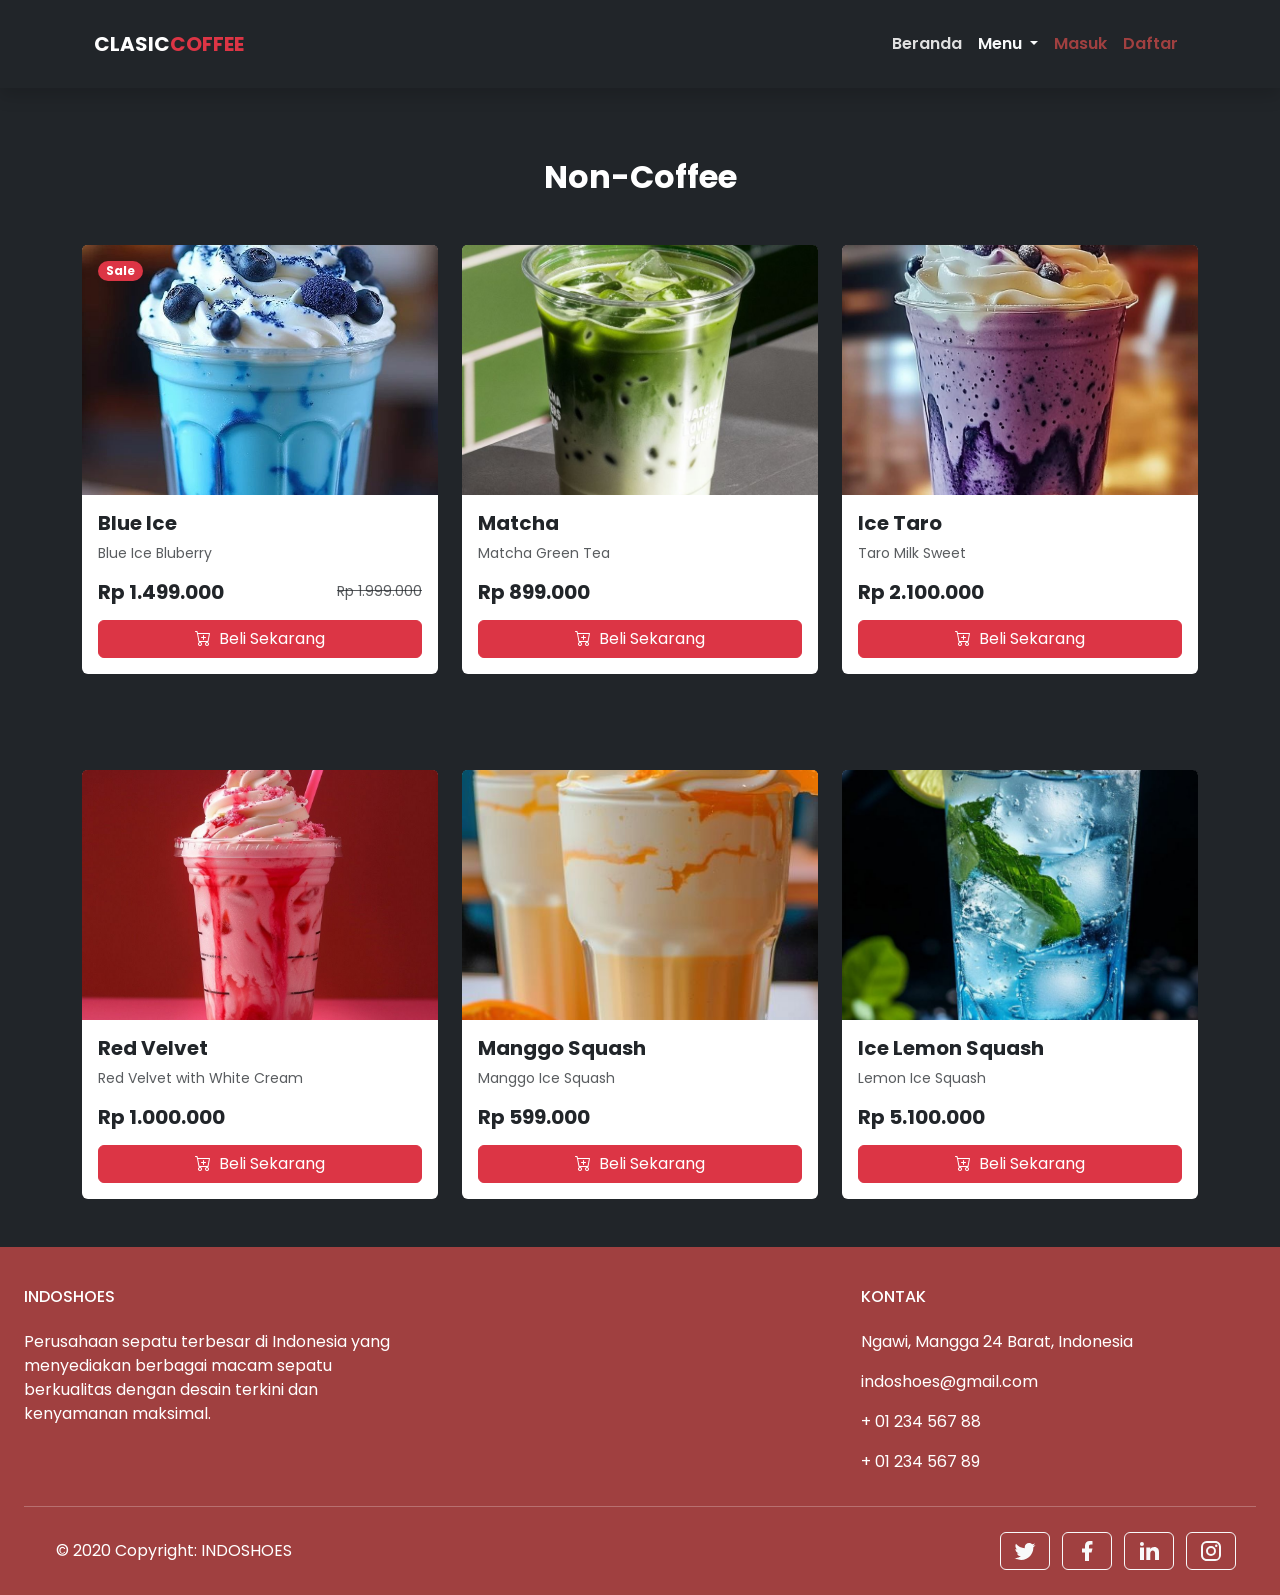
<file: non-coffee.html>
<!DOCTYPE html>
<html lang="id">
<head>
    <meta charset="UTF-8">
    <meta name="viewport" content="width=device-width, initial-scale=1.0">
    <title>Non-Coffee | CLASICCOFFEE</title>
    <link href="https://cdn.jsdelivr.net/npm/bootstrap@5.3.8/dist/css/bootstrap.min.css" rel="stylesheet" integrity="sha384-sRIl4kxILFvY47J16cr9ZwB07vP4J8+LH7qKQnuqkuIAvNWLzeN8tE5YBujZqJLB" crossorigin="anonymous">
    <link rel="stylesheet" href="https://cdn.jsdelivr.net/npm/bootstrap-icons@1.11.0/font/bootstrap-icons.css">
    <link rel="stylesheet" href="https://unpkg.com/aos@next/dist/aos.css" />
    <link rel="stylesheet" href="style.css">>
</head>
<body class="bg-dark">
    <h2 class="text-center mb-5 fw-bold text-white">Non-Coffee</h2>

    <section id="menu">
        <nav class="navbar navbar-expand-lg py-4 py-lg-0 shadow fixed-top bg-dark">
            <div class="container px-4">
                <a class="navbar-brand fw-bold text-white" href="#">CLASIC<span class="text-danger">COFFEE</span></a>
                <!-- <a class="navbar-brand fw-bold" href="#"><span class="text-white">SHOE</span><span class="text-warning">STORE</span></a> -->
                <button class="navbar-toggler border-0" type="button" data-bs-toggle="offcanvas" data-bs-target="#top-navbar" aria-controls="top-navbar">
                    <svg xmlns="http://www.w3.org/2000/svg" width="24" height="24" viewBox="0 0 24 24"><path fill="none" stroke="currentColor" stroke-linecap="round" stroke-linejoin="round" stroke-width="2" d="M5 5l7 0l7 0M5 12h14M5 19l7 0l7 0"><animate fill="freeze" attributeName="d" dur="0.4s" values="M5 5l7 7l7 -7M12 12h0M5 19l7 -7l7 7;M5 5l7 0l7 0M5 12h14M5 19l7 0l7 0"/></path></svg>
                </button>
                <div class="offcanvas offcanvas-end" tabindex="-1" id="top-navbar" aria-labelledby="top-navbarLabel">
                    <!-- Navbar content -->
                    <button class="navbar-toggler border-0" type="button" data-bs-toggle="offcanvas" data-bs-target="#top-navbar" aria-controls="top-navbar">
                        <div class="d-flex justify-content-between p-3">
                            <a class="navbar-brand fw-bold" href="#">CLASIC<span class="text-danger">COFFEE</span></a>
                            <svg xmlns="http://www.w3.org/2000/svg" width="32" height="32" viewBox="0 0 32 32"><path fill="currentColor" d="M16 2C8.2 2 2 8.2 2 16s6.2 14 14 14s14-6.2 14-14S23.8 2 16 2m5.4 21L16 17.6L10.6 23L9 21.4l5.4-5.4L9 10.6L10.6 9l5.4 5.4L21.4 9l1.6 1.6l-5.4 5.4l5.4 5.4z"/></svg>
                        </div>
                    </button>
                    <ul class="navbar-nav ms-lg-auto p-4 p-lg-0">
                        <li class="nav-item px-3 px-lg-0 py-1 py-lg-4">
                            <a class="nav-link" href="index.html">Beranda</a>
                        </li>
                        <li class="nav-item px-3 px-lg-0 py-1 py-lg-4 dropdown">
                            <a class="nav-link dropdown-toggle text-light" href="#" role="button" data-bs-toggle="dropdown" aria-expanded="false">
                                Menu
                            </a>
                            <ul class="dropdown-menu">
                                <li><a class="dropdown-item text-light" href="coffee.html">Coffee</a></li>
                                <li><a class="dropdown-item text-light" href="non-coffee.html">Non-Coffee</a></li>
                                <li><a class="dropdown-item text-light" href="merchandise.html">Merchandise</a></li>
                            </ul>
                        </li>
                        <li class="nav-item px-3 px-lg-0 py-1 py-lg-4">
                            <a class="nav-link" style="color: #A04040;" href="login.html">Masuk</a>
                            <!-- <button type="button" class="btn btn-danger">Masuk</button> -->
                        </li>
                        <li class="nav-item px-3 px-lg-0 py-1 py-lg-4">
                            <a class="nav-link" style="color: #A04040;" href="register.html">Daftar</a>
                            <!-- <button type="button" class="btn btn-danger">Masuk</button> -->
                        </li>
                    </ul>
                </div>
            </div>
        </nav>
    </section>

    <section id="1" data-aos="fade-up">
        <div class="container py-5">
            <h2 class="text-center mb-5 fw-bold text-white">Non-Coffee</h2>
            
            <div class="row row-cols-1 row-cols-md-2 row-cols-lg-3 g-4">
                
                <div class="col">
                    <div class="card h-100 product-card">
                        <span class="position-absolute top-0 start-0 m-3 badge rounded-pill bg-danger">Sale</span>
                        <img src="img2/non-coffe_4.jpg" class="card-img-top" alt="Blue Ice">
                        <div class="card-body">
                            <h5 class="card-title fw-bold">Blue Ice</h5>
                            <p class="text-muted small">Blue Ice Bluberry</p>
                            <div class="d-flex justify-content-between align-items-center">
                                <span class="h5 mb-0 text-dark fw-bold">Rp 1.499.000</span>
                                <del class="text-muted small">Rp 1.999.000</del>
                            </div>
                            <div class="mt-3">
                                <a href="pesan.html"><button class="btn btn-danger w-100"><i class="bi bi-cart-plus me-2"></i>Beli Sekarang</button></a>
                            </div>
                        </div>
                    </div>
                </div>

                <div class="col">
                    <div class="card h-100 product-card">
                        <img src="img2/non-coffe_1.jpg" class="card-img-top" alt="Ice Matcha">
                        <div class="card-body">
                            <h5 class="card-title fw-bold">Matcha</h5>
                            <p class="text-muted small">Matcha Green Tea</p>
                            <div class="d-flex justify-content-between align-items-center">
                                <span class="h5 mb-0 text-dark fw-bold">Rp 899.000</span>
                            </div>
                            <div class="mt-3">
                                <a href="pesan.html"><button class="btn btn-danger w-100"><i class="bi bi-cart-plus me-2"></i>Beli Sekarang</button></a>
                            </div>
                        </div>
                    </div>
                </div>

                <div class="col">
                    <div class="card h-100 product-card">
                        <img src="img2/non-coffe_2.jpg" class="card-img-top" alt="Ice Taro">
                        <div class="card-body">
                            <h5 class="card-title fw-bold">Ice Taro</h5>
                            <p class="text-muted small">Taro Milk Sweet</p>
                            <div class="d-flex justify-content-between align-items-center">
                                <span class="h5 mb-0 text-dark fw-bold">Rp 2.100.000</span>
                            </div>
                            <div class="mt-3">
                                <a href="pesan.html"><button class="btn btn-danger w-100"><i class="bi bi-cart-plus me-2"></i>Beli Sekarang</button></a>
                            </div>
                        </div>
                    </div>
                </div>
            </div>
        </div>
    </section>

    <section id="2" data-aos="fade-up">
        <div class="container py-5">
            <div class="row row-cols-1 row-cols-md-2 row-cols-lg-3 g-4">
                
                <div class="col">
                    <div class="card h-100 product-card">
                        <img src="img2/non-coffe_3.jpg" class="card-img-top" alt="Red Velvet">
                        <div class="card-body">
                            <h5 class="card-title fw-bold">Red Velvet</h5>
                            <p class="text-muted small">Red Velvet with White Cream</p>
                            <div class="d-flex justify-content-between align-items-center">
                                <span class="h5 mb-0 text-dark fw-bold">Rp 1.000.000</span>
                            </div>
                            <div class="mt-3">
                                <a href="pesan.html"><button class="btn btn-danger w-100"><i class="bi bi-cart-plus me-2"></i>Beli Sekarang</button></a>
                            </div>
                        </div>
                    </div>
                </div>

                <div class="col">
                    <div class="card h-100 product-card">
                        <img src="img2/non-coffe_5.jpg" class="card-img-top" alt="Manggo Squash">
                        <div class="card-body">
                            <h5 class="card-title fw-bold">Manggo Squash</h5>
                            <p class="text-muted small">Manggo Ice Squash</p>
                            <div class="d-flex justify-content-between align-items-center">
                                <span class="h5 mb-0 text-dark fw-bold">Rp 599.000</span>
                            </div>
                            <div class="mt-3">
                                <a href="pesan.html"><button class="btn btn-danger w-100"><i class="bi bi-cart-plus me-2"></i>Beli Sekarang</button></a>
                            </div>
                        </div>
                    </div>
                </div>

                <div class="col">
                    <div class="card h-100 product-card">
                        <img src="img2/non-coffe_6.jpg" class="card-img-top" alt="Ice Lemon Squash">
                        <div class="card-body">
                            <h5 class="card-title fw-bold">Ice Lemon Squash</h5>
                            <p class="text-muted small">Lemon Ice Squash</p>
                            <div class="d-flex justify-content-between align-items-center">
                                <span class="h5 mb-0 text-dark fw-bold">Rp 5.100.000</span>
                            </div>
                            <div class="mt-3">
                                <a href="pesan.html"><button class="btn btn-danger w-100"><i class="bi bi-cart-plus me-2"></i>Beli Sekarang</button></a>
                            </div>
                        </div>
                    </div>
                </div>
            </div>
        </div>
    </section>

    <section id="footer">
        <!-- Footer -->
        <footer class="text-center text-lg-start text-white" style="background-color: #A04040">
            <!-- Grid container -->
            <div class="container-fluid p-4 pb-0">
            <!-- Section: Links -->
            <section class="">
                <!--Grid row-->
                <div class="row justify-content-between">
                <!-- Grid column -->
                <div class="col-md-5 col-lg-4 col-xl-4 mt-3">
                    <h6 class="text-uppercase mb-4 font-weight-bold">
                    INDOSHOES
                    </h6>
                    <p>
                    Perusahaan sepatu terbesar di Indonesia yang menyediakan berbagai macam sepatu berkualitas dengan desain terkini dan kenyamanan maksimal.
                    </p>
                </div>
                <!-- Grid column -->

                <hr class="w-100 clearfix d-md-none" />

                <!-- Grid column -->
                <div class="col-md-5 col-lg-4 col-xl-4 mt-3">
                    <h6 class="text-uppercase mb-4 font-weight-bold">Kontak</h6>
                    <p><i class="fas fa-home mr-3"></i> Ngawi, Mangga 24 Barat, Indonesia</p>
                    <p><i class="fas fa-envelope mr-3"></i> indoshoes@gmail.com</p>
                    <p><i class="fas fa-phone mr-3"></i> + 01 234 567 88</p>
                    <p><i class="fas fa-print mr-3"></i> + 01 234 567 89</p>
                </div>
                <!-- Grid column -->
                </div>
                <!--Grid row-->
            </section>
            <!-- Section: Links -->

            <hr class="my-3">

            <!-- Section: Copyright -->
            <section class="p-3 pt-0">
                <div class="row d-flex align-items-center">
                <!-- Grid column -->
                <div class="col-md-7 col-lg-8 text-center text-md-start">
                    <!-- Copyright -->
                    <div class="p-3">
                    © 2020 Copyright: INDOSHOES
                    </div>
                    <!-- Copyright -->
                </div>
                <!-- Grid column -->

                <!-- Grid column -->
                <div class="col-md-5 col-lg-4 ml-lg-0 text-center text-md-end">
                    <!-- Twitter -->
                    <a class="btn btn-outline-light btn-floating m-1" class="text-white" role="button"><svg xmlns="http://www.w3.org/2000/svg" width="24" height="24" viewBox="0 0 24 24"><path fill="currentColor" d="M22.46 6c-.77.35-1.6.58-2.46.69c.88-.53 1.56-1.37 1.88-2.38c-.83.5-1.75.85-2.72 1.05C18.37 4.5 17.26 4 16 4c-2.35 0-4.27 1.92-4.27 4.29c0 .34.04.67.11.98C8.28 9.09 5.11 7.38 3 4.79c-.37.63-.58 1.37-.58 2.15c0 1.49.75 2.81 1.91 3.56c-.71 0-1.37-.2-1.95-.5v.03c0 2.08 1.48 3.82 3.44 4.21a4.2 4.2 0 0 1-1.93.07a4.28 4.28 0 0 0 4 2.98a8.52 8.52 0 0 1-5.33 1.84q-.51 0-1.02-.06C3.44 20.29 5.7 21 8.12 21C16 21 20.33 14.46 20.33 8.79c0-.19 0-.37-.01-.56c.84-.6 1.56-1.36 2.14-2.23"/></a>

                    <!-- Facebook -->
                    <a class="btn btn-outline-light btn-floating m-1" class="text-white" role="button"><svg xmlns="http://www.w3.org/2000/svg" width="24" height="24" viewBox="0 0 24 24"><path fill="currentColor" d="M14 13.5h2.5l1-4H14v-2c0-1.03 0-2 2-2h1.5V2.14c-.326-.043-1.557-.14-2.857-.14C11.928 2 10 3.657 10 6.7v2.8H7v4h3V22h4z"/></svg></a>

                    <!-- LinkedIn -->
                    <a class="btn btn-outline-light btn-floating m-1" class="text-white" role="button"><svg xmlns="http://www.w3.org/2000/svg" width="24" height="24" viewBox="0 0 24 24"><path fill="currentColor" d="M6.94 5a2 2 0 1 1-4-.002a2 2 0 0 1 4 .002M7 8.48H3V21h4zm6.32 0H9.34V21h3.94v-6.57c0-3.66 4.77-4 4.77 0V21H22v-7.93c0-6.17-7.06-5.94-8.72-2.91z"/></svg></a>

                    <!-- Instagram -->
                    <a class="btn btn-outline-light btn-floating m-1" class="text-white" role="button"><svg xmlns="http://www.w3.org/2000/svg" width="24" height="24" viewBox="0 0 24 24"><path fill="currentColor" d="M7.8 2h8.4C19.4 2 22 4.6 22 7.8v8.4a5.8 5.8 0 0 1-5.8 5.8H7.8C4.6 22 2 19.4 2 16.2V7.8A5.8 5.8 0 0 1 7.8 2m-.2 2A3.6 3.6 0 0 0 4 7.6v8.8C4 18.39 5.61 20 7.6 20h8.8a3.6 3.6 0 0 0 3.6-3.6V7.6C20 5.61 18.39 4 16.4 4zm9.65 1.5a1.25 1.25 0 0 1 1.25 1.25A1.25 1.25 0 0 1 17.25 8A1.25 1.25 0 0 1 16 6.75a1.25 1.25 0 0 1 1.25-1.25M12 7a5 5 0 0 1 5 5a5 5 0 0 1-5 5a5 5 0 0 1-5-5a5 5 0 0 1 5-5m0 2a3 3 0 0 0-3 3a3 3 0 0 0 3 3a3 3 0 0 0 3-3a3 3 0 0 0-3-3"/></svg></a>

                </div>
                <!-- Grid column -->
                </div>
            </section>
            <!-- Section: Copyright -->
            </div>
            <!-- Grid container -->
        </footer>
        <!-- Footer -->
    </section>
    <script src="https://cdn.jsdelivr.net/npm/bootstrap@5.3.8/dist/js/bootstrap.bundle.min.js" integrity="sha384-FKyoEForCGlyvwx9Hj09JcYn3nv7wiPVlz7YYwJrWVcXK/BmnVDxM+D2scQbITxI" crossorigin="anonymous"></script>
    <script src="https://unpkg.com/aos@next/dist/aos.js"></script>
    <script>
        AOS.init();
    </script>
</body>
</html>
</file>
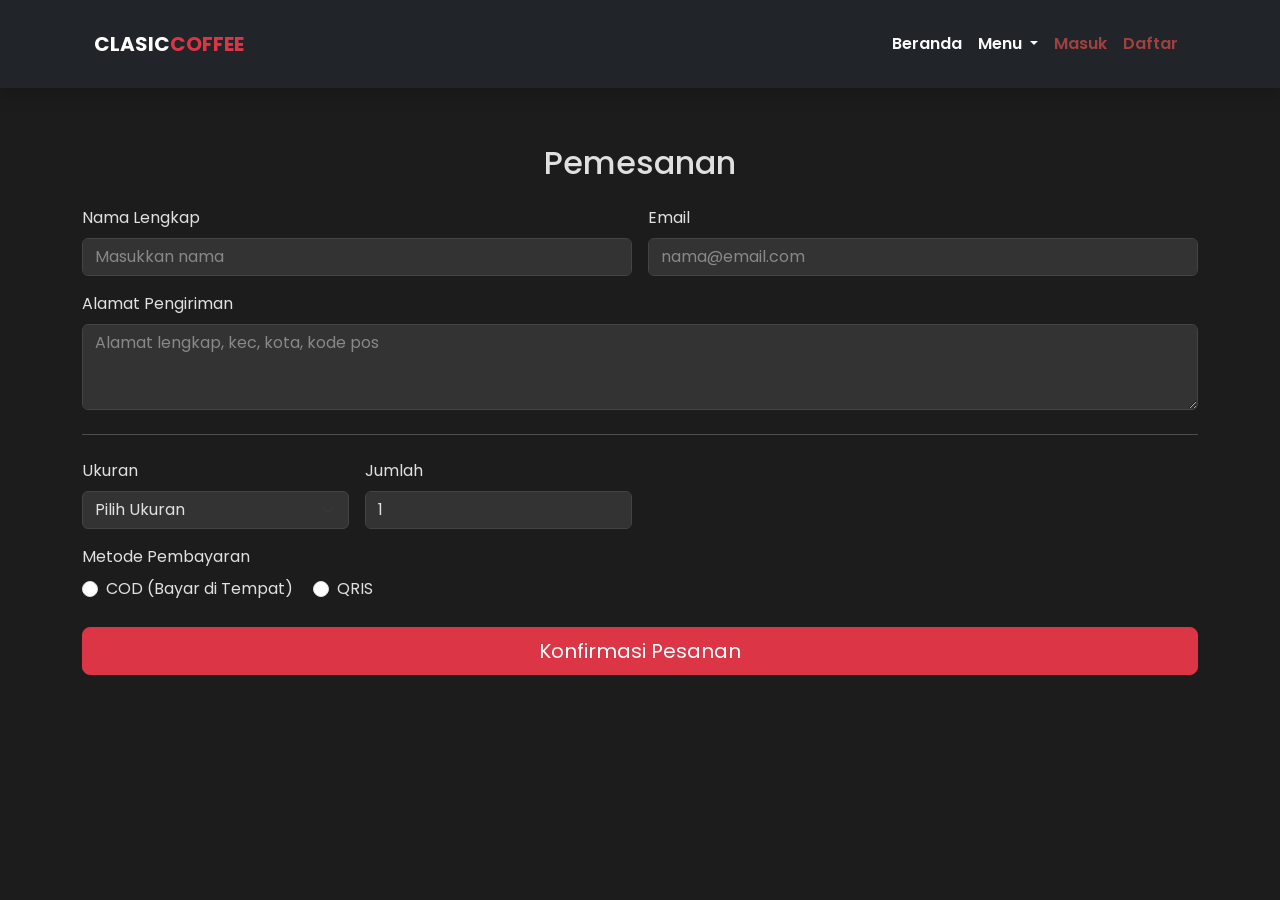
<file: pesan.html>
<!DOCTYPE html>
<html lang="id">
<head>
    <meta charset="UTF-8">
    <meta name="viewport" content="width=device-width, initial-scale=1.0">
    <title>Form Pemesanan </title>
    <link href="https://cdn.jsdelivr.net/npm/bootstrap@5.3.8/dist/css/bootstrap.min.css" rel="stylesheet" integrity="sha384-sRIl4kxILFvY47J16cr9ZwB07vP4J8+LH7qKQnuqkuIAvNWLzeN8tE5YBujZqJLB" crossorigin="anonymous">
    <link rel="stylesheet" href="https://cdn.jsdelivr.net/npm/bootstrap-icons@1.11.0/font/bootstrap-icons.css">
    <link rel="stylesheet" href="https://unpkg.com/aos@next/dist/aos.css" />
    <link rel="stylesheet" href="style.css">>
    
</head>
<body>

    <section id="menu">
        <nav class="navbar navbar-expand-lg py-4 py-lg-0 shadow fixed-top bg-dark">
            <div class="container px-4">
                <a class="navbar-brand fw-bold text-white" href="#">CLASIC<span class="text-danger">COFFEE</span></a>
                <button class="navbar-toggler border-0" type="button" data-bs-toggle="offcanvas" data-bs-target="#top-navbar" aria-controls="top-navbar">
                    <svg xmlns="http://www.w3.org/2000/svg" width="24" height="24" viewBox="0 0 24 24"><path fill="none" stroke="currentColor" stroke-linecap="round" stroke-linejoin="round" stroke-width="2" d="M5 5l7 0l7 0M5 12h14M5 19l7 0l7 0"><animate fill="freeze" attributeName="d" dur="0.4s" values="M5 5l7 7l7 -7M12 12h0M5 19l7 -7l7 7;M5 5l7 0l7 0M5 12h14M5 19l7 0l7 0"/></path></svg>
                </button>
                <div class="offcanvas offcanvas-end" tabindex="-1" id="top-navbar" aria-labelledby="top-navbarLabel">
                    <!-- Navbar content -->
                    <button class="navbar-toggler border-0" type="button" data-bs-toggle="offcanvas" data-bs-target="#top-navbar" aria-controls="top-navbar">
                        <div class="d-flex justify-content-between p-3">
                            <a class="navbar-brand fw-bold" href="#">CLASIC<span class="text-danger">COFFEE</span></a>
                            <svg xmlns="http://www.w3.org/2000/svg" width="32" height="32" viewBox="0 0 32 32"><path fill="currentColor" d="M16 2C8.2 2 2 8.2 2 16s6.2 14 14 14s14-6.2 14-14S23.8 2 16 2m5.4 21L16 17.6L10.6 23L9 21.4l5.4-5.4L9 10.6L10.6 9l5.4 5.4L21.4 9l1.6 1.6l-5.4 5.4l5.4 5.4z"/></svg>
                        </div>
                    </button>
                    <ul class="navbar-nav ms-lg-auto p-4 p-lg-0">
                        <li class="nav-item px-3 px-lg-0 py-1 py-lg-4">
                            <a class="nav-link text-light" href="index.html">Beranda</a>
                        </li>
                        <li class="nav-item px-3 px-lg-0 py-1 py-lg-4 dropdown">
                            <a class="nav-link dropdown-toggle text-light" href="#" role="button" data-bs-toggle="dropdown" aria-expanded="false">
                                Menu
                            </a>
                            <ul class="dropdown-menu">
                                <li><a class="dropdown-item text-light" href="coffee.html">Coffee</a></li>
                                <li><a class="dropdown-item text-light" href="non-coffee.html">Non-Coffee</a></li>
                                <li><a class="dropdown-item text-light" href="merchandise.html">Merchandise</a></li>
                            </ul>
                        </li>
                        <li class="nav-item px-3 px-lg-0 py-1 py-lg-4">
                            <a class="nav-link" style="color: #A04040;" href="login.html">Masuk</a>
                        </li>
                        <li class="nav-item px-3 px-lg-0 py-1 py-lg-4">
                            <a class="nav-link" style="color: #A04040;" href="register.html">Daftar</a>
                        </li>
                    </ul>
                </div>
            </div>
        </nav>
    </section>
    <br><br><br>
    <section id="1">
        <div class="container py-5">
            <div class="form-container">
                <h2 class="text-center mb-4">Pemesanan</h2>
                <form action="#" method="POST" class="needs-validation" novalidate>
                    
                    <div class="row g-3 mb-3">
                        <div class="col-md-6">
                            <label for="namaLengkap" class="form-label">Nama Lengkap</label>
                            <input type="text" class="form-control" id="namaLengkap" placeholder="Masukkan nama" required>
                        </div>
                        <div class="col-md-6">
                            <label for="email" class="form-label">Email</label>
                            <input type="email" class="form-control" id="email" placeholder="nama@email.com" required>
                        </div>
                    </div>

                    <div class="mb-3">
                        <label for="alamat" class="form-label">Alamat Pengiriman</label>
                        <textarea class="form-control" id="alamat" rows="3" placeholder="Alamat lengkap, kec, kota, kode pos" required></textarea>
                    </div>

                    <hr class="my-4">

                    <div class="row g-3 mb-3">
                        <div class="col-md-3">
                            <label for="ukuran" class="form-label">Ukuran</label>
                            <select class="form-select" id="ukuran" required>
                                <option value="" disabled selected>Pilih Ukuran</option>
                                <option value="Large">Large</option>
                                <option value="Medium">Medium</option>
                                <option value="Small">Small</option>
                            </select>
                        </div>
                        <div class="col-md-3">
                            <label for="jumlah" class="form-label">Jumlah</label>
                            <input type="number" class="form-control" id="jumlah" min="1" value="1" required>
                        </div>
                    </div>

                    <div class="mb-4">
                        <label class="form-label d-block">Metode Pembayaran</label>
                        <div class="form-check form-check-inline">
                            <input class="form-check-input" type="radio" name="payment" id="cod" value="cod">
                            <label class="form-check-label" for="cod">COD (Bayar di Tempat)</label>
                        </div>
                        <div class="form-check form-check-inline">
                            <input class="form-check-input" type="radio" name="payment" id="qris" value="qris">
                            <label class="form-check-label" for="qris">QRIS</label>
                        </div>
                    </div>

                    <div class="d-grid">
                        <button type="button" class="btn btn-danger btn-lg"><a href="index.html" style="text-decoration: none; color: white;"> Konfirmasi Pesanan </a></button>
                    </div>
                </form>
            </div>
        </div>
    </section>

<script src="https://cdn.jsdelivr.net/npm/bootstrap@5.3.0/dist/js/bootstrap.bundle.min.js"></script>

</body>
</html>
</file>
<file: style.css>
@import url('https://fonts.googleapis.com/css2?family=Poppins:ital,wght@0,100;0,200;0,300;0,400;0,500;0,600;0,700;0,800;0,900;1,100;1,200;1,300;1,400;1,500;1,600;1,700;1,800;1,900&display=swap');

body {
    font-family: 'Poppins', sans-serif;
    margin: 0;
    padding: 0;
    box-sizing: border-box;
    background-color: #1c1c1c;
    color: #e0e0e0; 
}

.nav-link {
    font-weight: 600;
    color: #e0e0e0; 
}

.navbar-toggler:focus {
    box-shadow: none;
}

.dropdown>.dropdown-menu {
    background-color: #333; 
    color: #e0e0e0; 
    border: none;
    border-radius: 0;
}

.lni-grid-alt {
    font-size: 1.5rem;
}

.custom-card {
overflow: hidden;
transition: transform 0.3s ease;
}

.custom-card:hover {
transform: scale(1.05);
}

.custom-card img {
height: 250px;
object-fit: cover;
filter: brightness(50%); 
}

.tracking-wider {
letter-spacing: 2px;
}

.jumbotron-custom {
            background: linear-gradient(rgba(0,0,0,0.6)), url('img2/bg-cover_1.jpg') center/cover;
            height: 80vh;
            color: white;
            display: flex;
            align-items: center;
        }

.product-card {
            transition: transform 0.3s ease, shadow 0.3s ease;
            border: none;
        }

.card-img-top {
            height: 250px;
            object-fit: cover;
            background-color: #333; 
        }


.form-control {
    color: #e0e0e0; 
    background-color: #333; 
    border-color: #444; 
}

.form-control::placeholder {
    color: #888; 
}

.form-label {
    color: #e0e0e0; 
}

.link-secondary {
    color: #e0e0e0;
}

.link-secondary:hover {
    color: #ff6f61;
}


.btn-outline-dark {
    color: #e0e0e0; 
    background-color: transparent; 
    border-color: #444; 
}

.btn-outline-dark:hover {
    color: #e0e0e0 !important; 
    background-color: transparent !important; 
    border-color: #e0e0e0; 
}

.form-select {
    background-color: #333; 
    border-color: #444; 
    color: #e0e0e0; 
    transition: background-color 0.3s ease, color 0.3s ease;
}

.form-select:focus {
    background-color: #444; 
    border-color: #555; 
    outline: none;
}

@media (min-width: 992px) {
    .dropdown>.dropdown-menu {
        visibility: hidden;
        opacity: 0;
        top: 100%;
        display: block;
        transition: all 0.1s ease;
    }
    .dropdown:hover>.dropdown-menu {
        padding: 20px 0;
        visibility: visible;
        display: block;
        opacity: 1;
        transition: all 0.3s ease-in-out;
    }
    .dropdown-item:hover {
        color: #121212;
        background-color: #2e2e2e; 
    }
}

@media (max-width: 991px) {
    .navbar {
        background-color: #333; 
    }

    .navbar-toggler {
        color: #e0e0e0; 
        border-color: #e0e0e0; 
    }

    .navbar-toggler:hover {
        background-color: #444; 
    }

    .offcanvas {
        background-color: #121212;
        color: #e0e0e0; 
    }

    .offcanvas a {
        color: #e0e0e0; 
    }

    .offcanvas a:hover {
        color: #121212;
        background-color: #121212; 
    }
}

.bi-apple {
    color: #ffffff !important; /* Set Apple logo to white */
}
</file>
